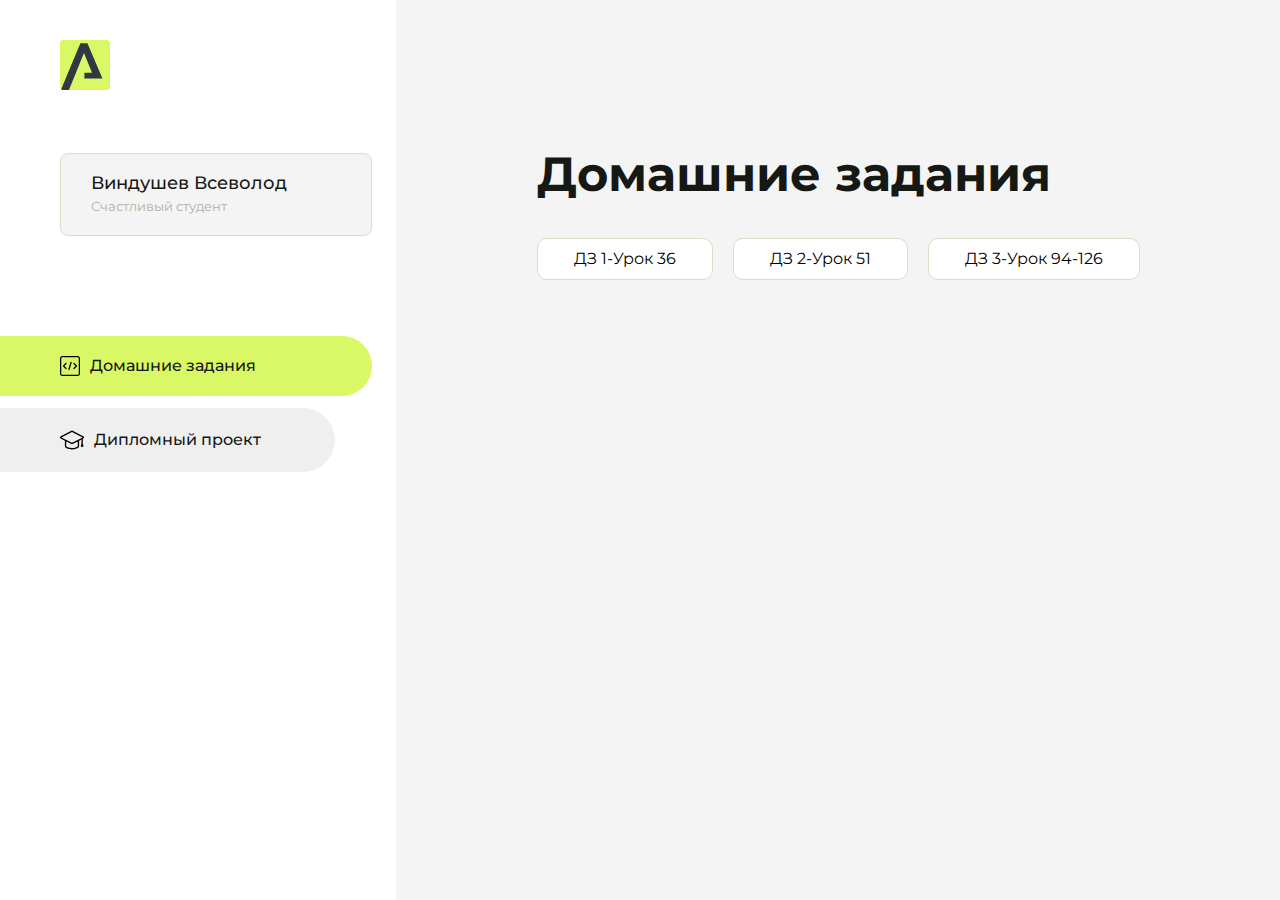
<file: index.html>
<!DOCTYPE html>
<html lang="en">
<head>
    <meta charset="UTF-8">
    <meta name="viewport" content="width=device-width, initial-scale=1.0">
    <title>Домашняя работа</title>
    <link rel="shortcut icon" href="src/logo.ico" type="image/x-icon">
    <link rel="preconnect" href="https://fonts.googleapis.com">
    <link rel="preconnect" href="https://fonts.gstatic.com" crossorigin>
    <link href="https://fonts.googleapis.com/css2?family=Montserrat:wght@400;500;700&family=Rubik:wght@500&display=swap"
          rel="stylesheet">
    <link rel="stylesheet" href="src/style.css">
</head>
<body id="body">
<div class="overlay" id="overlay"></div>
<div class="layout">
    <div class="burger" id="burger">
        <svg viewBox="0 0 24 24" fill="none" xmlns="http://www.w3.org/2000/svg">
            <g id="SVGRepo_bgCarrier" stroke-width="0"></g>
            <g id="SVGRepo_tracerCarrier" stroke-linecap="round" stroke-linejoin="round"></g>
            <g id="SVGRepo_iconCarrier">
                <path d="M4 18L20 18" stroke="#DAF765" stroke-width="2" stroke-linecap="round"></path>
                <path d="M4 12L20 12" stroke="#DAF765" stroke-width="2" stroke-linecap="round"></path>
                <path d="M4 6L20 6" stroke="#DAF765" stroke-width="2" stroke-linecap="round"></path>
            </g>
        </svg>
    </div>
    <aside class="sidebar" id="sidebar">
        <div class="sidebar__inner">
            <div class="logo">
                <svg width="50" height="50" viewBox="0 0 50 50" fill="none" xmlns="http://www.w3.org/2000/svg">
                    <g clip-path="url(#clip0_513_74730)">
                        <path d="M46.17 -0.257004H3.83C1.57281 -0.257004 -0.257 1.57281 -0.257 3.83V46.17C-0.257 48.4272 1.57281 50.257 3.83 50.257H46.17C48.4272 50.257 50.257 48.4272 50.257 46.17V3.83C50.257 1.57281 48.4272 -0.257004 46.17 -0.257004Z"
                              fill="#DAF765"/>
                        <path d="M24.375 38.4H42.461L27.441 3.1585H20.4355C20.4355 3.1585 6.7895 35.881 1.1945 49.294C2.015 50.0275 3.0945 50.257 3.6945 50.257H8.8445L23.954 13.07L32.0465 32.8285H24.375V38.4Z"
                              fill="#323843"/>
                    </g>
                    <defs>
                        <clipPath id="clip0_513_74730">
                            <rect width="50" height="50" fill="white"/>
                        </clipPath>
                    </defs>
                </svg>
            </div>
            <div class="sidebar__user">
                <div class="sidebar__name">Виндушев Всеволод</div>
                <div class="sidebar__text">Счастливый студент</div>
            </div>
            <div class="sidebar__tabs">
                <div class="sidebar__item">
                    <button class="sidebar__button active" id="tasks">
                        <svg xmlns="http://www.w3.org/2000/svg" width="20" height="20" viewBox="0 0 20 20" fill="none">
                            <g clip-path="url(#clip0_704_74543)">
                                <path d="M17.7083 20H2.29167C1.0275 20 0 18.9725 0 17.7083V2.29167C0 1.0275 1.0275 0 2.29167 0H17.7083C18.9725 0 20 1.0275 20 2.29167V17.7083C20 18.9725 18.9725 20 17.7083 20ZM2.29167 1.25C1.7175 1.25 1.25 1.7175 1.25 2.29167V17.7083C1.25 18.2825 1.7175 18.75 2.29167 18.75H17.7083C18.2825 18.75 18.75 18.2825 18.75 17.7083V2.29167C18.75 1.7175 18.2825 1.25 17.7083 1.25H2.29167Z"
                                      fill="black"/>
                                <path d="M6.04167 13.125C5.88167 13.125 5.72167 13.0642 5.6 12.9417L3.1 10.4417C2.85583 10.1975 2.85583 9.80167 3.1 9.5575L5.6 7.0575C5.84417 6.81333 6.24 6.81333 6.48417 7.0575C6.72833 7.30167 6.72833 7.6975 6.48417 7.94167L4.42583 10L6.48417 12.0583C6.72833 12.3025 6.72833 12.6983 6.48417 12.9425C6.36167 13.0642 6.20167 13.125 6.04167 13.125Z"
                                      fill="black"/>
                                <path d="M8.95833 14.1667C8.9 14.1667 8.84 14.1583 8.78167 14.1417C8.45083 14.0442 8.26083 13.6967 8.35833 13.3658L10.4417 6.28251C10.5392 5.95084 10.8892 5.76417 11.2175 5.85917C11.5483 5.95667 11.7383 6.30417 11.6408 6.63501L9.5575 13.7183C9.47833 13.9908 9.22833 14.1667 8.95833 14.1667Z"
                                      fill="black"/>
                                <path d="M13.9583 13.125C13.7983 13.125 13.6383 13.0642 13.5167 12.9417C13.2725 12.6975 13.2725 12.3017 13.5167 12.0575L15.575 9.99916L13.5167 7.94083C13.2725 7.69666 13.2725 7.30083 13.5167 7.05666C13.7608 6.81249 14.1567 6.81249 14.4008 7.05666L16.9008 9.55666C17.145 9.80083 17.145 10.1967 16.9008 10.4408L14.4008 12.9408C14.2783 13.0642 14.1183 13.125 13.9583 13.125Z"
                                      fill="black"/>
                            </g>
                            <defs>
                                <clipPath id="clip0_704_74543">
                                    <rect width="20" height="20" fill="white"/>
                                </clipPath>
                            </defs>
                        </svg>
                        <span>Домашние задания</span></button>
                </div>
                <div class="sidebar__item">
                    <button class="sidebar__button" id="diplom">
                        <svg xmlns="http://www.w3.org/2000/svg" width="24" height="24" viewBox="0 0 24 24" fill="none">
                            <g clip-path="url(#clip0_704_74553)">
                                <path d="M23.2628 10.5971C23.7176 10.365 24 9.90375 24 9.39337C24 8.883 23.7176 8.42175 23.2628 8.18962L12.6135 2.75362C12.2291 2.55824 11.7705 2.55787 11.3854 2.75399L0.736875 8.19C0.282375 8.42175 0 8.883 0 9.39337C0 9.90375 0.282375 10.365 0.736875 10.5971L4.89038 12.7177V18.2074C4.89038 19.8154 8.412 21.393 12 21.393C15.5884 21.393 19.1096 19.815 19.1096 18.2074V12.7174L21.4609 11.517V15.8017L20.901 17.2305C20.7409 17.6389 20.7934 18.0994 21.0405 18.4616C21.2876 18.8246 21.6979 19.041 22.1366 19.041C22.5754 19.041 22.9852 18.8246 23.2324 18.462C23.4795 18.099 23.532 17.6385 23.3719 17.2301L22.8124 15.8021V10.827L23.2628 10.5971ZM17.7623 18.1721C17.6198 18.6375 15.3491 20.0419 12 20.0419C8.65088 20.0419 6.38025 18.6375 6.2415 18.2074V12.3037L6.23887 12.3019C6.23812 12.057 6.1065 11.8207 5.87325 11.7019L1.3515 9.39337L12 3.95737L22.6489 9.39337L12 14.8294L5.87325 11.7019C5.54063 11.5331 4.6695 11.6674 4.5 12C4.33012 12.3322 4.55813 12.5479 4.89038 12.7177L11.3857 16.0331C11.5781 16.1314 11.7889 16.1805 12 16.1805C12.2107 16.1805 12.4222 16.1314 12.6146 16.0331L17.7593 13.407L17.7623 18.1721Z"
                                      fill="black"/>
                            </g>
                            <defs>
                                <clipPath id="clip0_704_74553">
                                    <rect width="24" height="24" fill="white"/>
                                </clipPath>
                            </defs>
                        </svg>
                        <span>Дипломный проект</span></button>
                </div>
            </div>
        </div>

    </aside>
    <div class="content">
        <div class="container">
            <div class="content__block" id="tasksBlock">
                <div class="content__title">Домашние задания</div>
                <ul class="content__list">
                    <li class="content__list-item">
                        <a href="./homework/work3-36/index.html">ДЗ 1-Урок 36</a>
                    </li>
                    <li class="content__list-item">
                        <a href="./work5-51/index.html">ДЗ 2-Урок 51</a>
                    </li>
                    <li class="content__list-item">
                        <a href="./work 94-126/index.html">ДЗ 3-Урок 94-126</a>
                    </li>
                </ul>
            </div>
            <div class="content__block hidden" id="diplomBlock">
                <div class="content__title">Дипломный проект</div>
                <div class="content__list-diplom">
                    <a href="ПАПКА-С-НОМЕРОМ-УРОКА">Ссылка на ДЗ</a>
                </div>
                <div class="content__decor">
                    <div class="content__decor-text">Давай проверим, чему ты научился!</div>
                    <div class="content__decor-img">
                        <img src="src/decor.png" alt="decor">
                    </div>
                </div>
            </div>
        </div>
    </div>
</div>
<script src="src/index.js"></script>
</body>
</html>
</file>
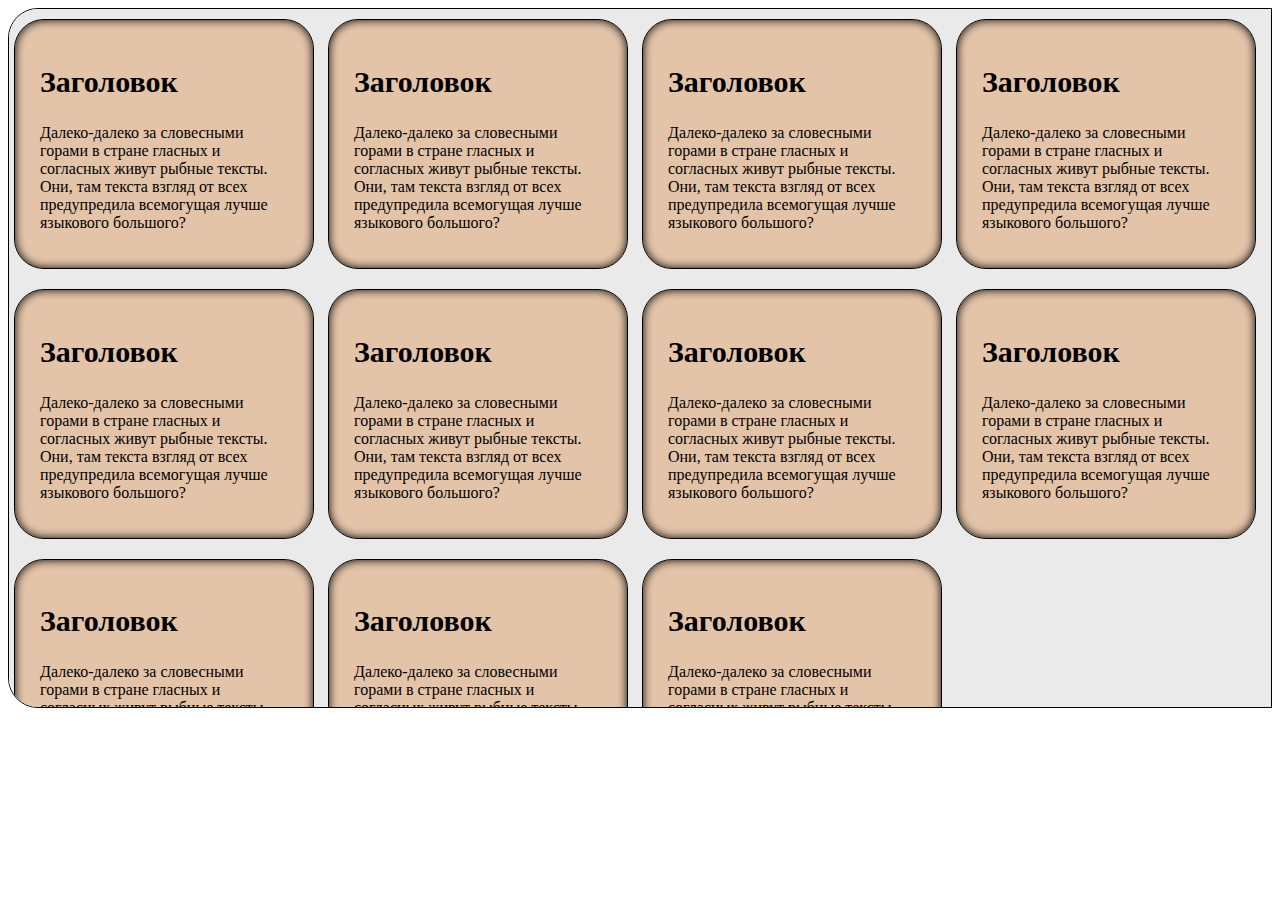
<file: homework/work3-36/index.html>
<!DOCTYPE html>
<html lang="ru">

<head>
    <meta charset="UTF-8">
    <meta name="viewport" content="width=device-width, initial-scale=1.0">
    <title>HTML lesson 20</title>
    <link rel="shortcut icon" href="./image/html-logo.svg" type="image/x-icon">
    <link rel="stylesheet" href="./css/style.css">
</head>

<body>
    <div class="block">
        <div class="card">
            <h2>Заголовок</h2>
            <p>
                Далеко-далеко за словесными горами в стране гласных и согласных живут рыбные тексты. Они, там текста
                взгляд от всех предупредила всемогущая лучше языкового большого?
            </p>
        </div>
        <div class="card">
            <h2>Заголовок</h2>
            <p>
                Далеко-далеко за словесными горами в стране гласных и согласных живут рыбные тексты. Они, там текста
                взгляд от всех предупредила всемогущая лучше языкового большого?
            </p>
        </div>
        <div class="card">
            <h2>Заголовок</h2>
            <p>
                Далеко-далеко за словесными горами в стране гласных и согласных живут рыбные тексты. Они, там текста
                взгляд от всех предупредила всемогущая лучше языкового большого?
            </p>
        </div>
        <div class="card">
            <h2>Заголовок</h2>
            <p>
                Далеко-далеко за словесными горами в стране гласных и согласных живут рыбные тексты. Они, там текста
                взгляд от всех предупредила всемогущая лучше языкового большого?
            </p>
        </div>
        <div class="card">
            <h2>Заголовок</h2>
            <p>
                Далеко-далеко за словесными горами в стране гласных и согласных живут рыбные тексты. Они, там текста
                взгляд от всех предупредила всемогущая лучше языкового большого?
            </p>
        </div>
        <div class="card">
            <h2>Заголовок</h2>
            <p>
                Далеко-далеко за словесными горами в стране гласных и согласных живут рыбные тексты. Они, там текста
                взгляд от всех предупредила всемогущая лучше языкового большого?
            </p>
        </div>
        <div class="card">
            <h2>Заголовок</h2>
            <p>
                Далеко-далеко за словесными горами в стране гласных и согласных живут рыбные тексты. Они, там текста
                взгляд от всех предупредила всемогущая лучше языкового большого?
            </p>
        </div>
        <div class="card">
            <h2>Заголовок</h2>
            <p>
                Далеко-далеко за словесными горами в стране гласных и согласных живут рыбные тексты. Они, там текста
                взгляд от всех предупредила всемогущая лучше языкового большого?
            </p>
        </div>
        <div class="card">
            <h2>Заголовок</h2>
            <p>
                Далеко-далеко за словесными горами в стране гласных и согласных живут рыбные тексты. Они, там текста
                взгляд от всех предупредила всемогущая лучше языкового большого?
            </p>
        </div>
        <div class="card">
            <h2>Заголовок</h2>
            <p>
                Далеко-далеко за словесными горами в стране гласных и согласных живут рыбные тексты. Они, там текста
                взгляд от всех предупредила всемогущая лучше языкового большого?
            </p>
        </div>
        <div class="card">
            <h2>Заголовок</h2>
            <p>
                Далеко-далеко за словесными горами в стране гласных и согласных живут рыбные тексты. Они, там текста
                взгляд от всех предупредила всемогущая лучше языкового большого?
            </p>
        </div>
    </div>
</body>

</html>
</file>
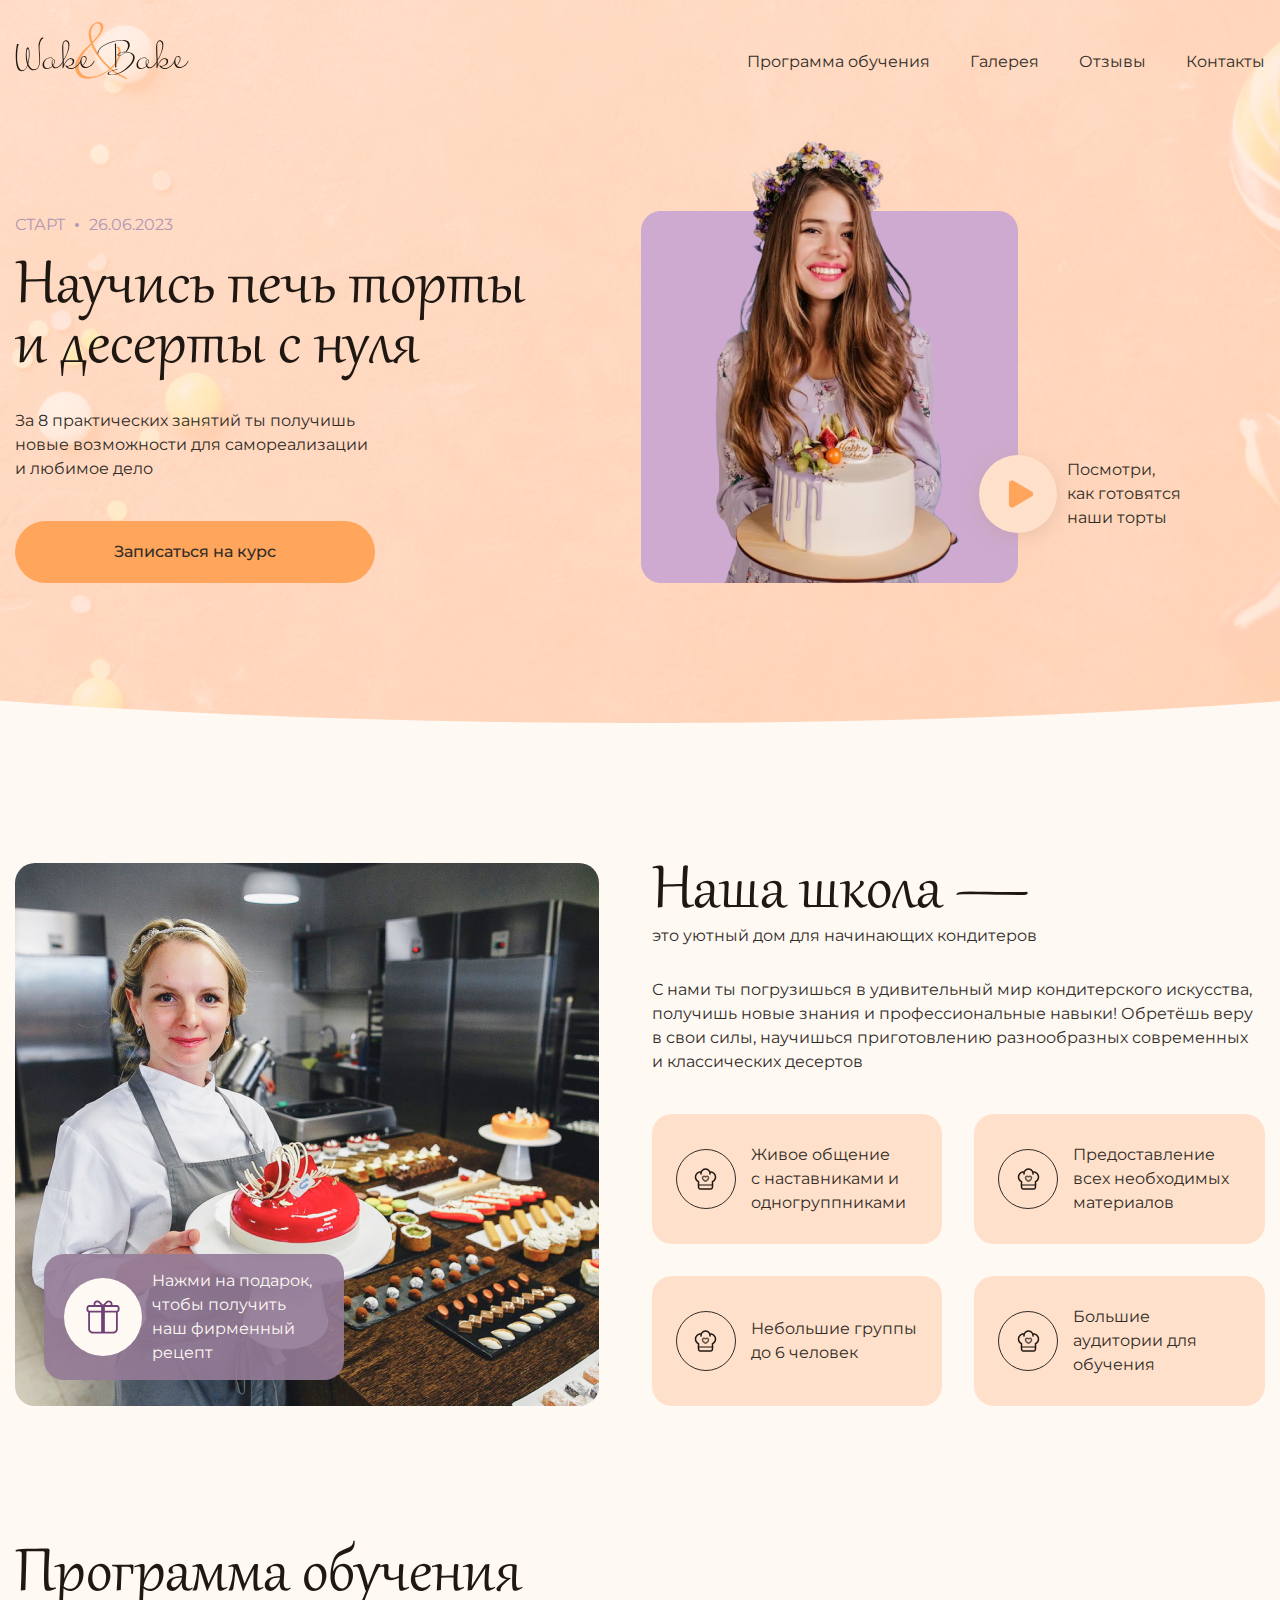
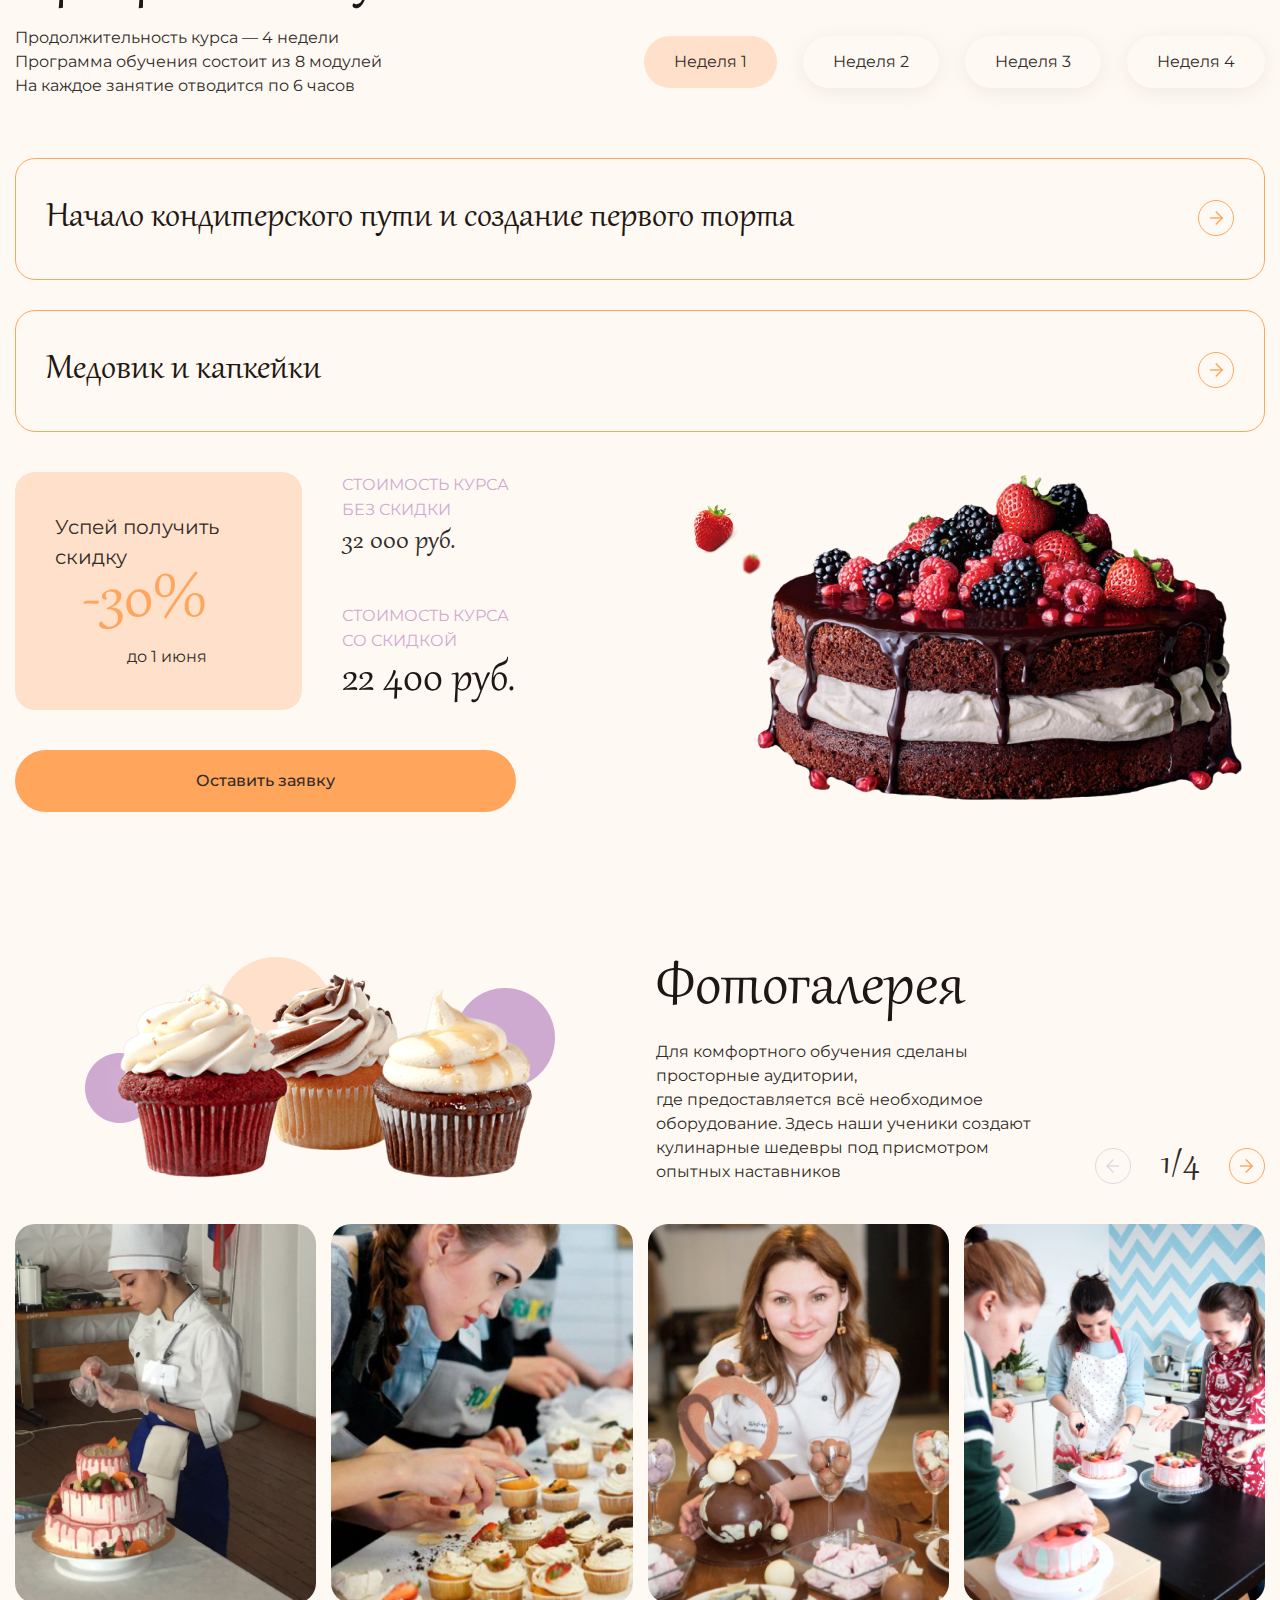
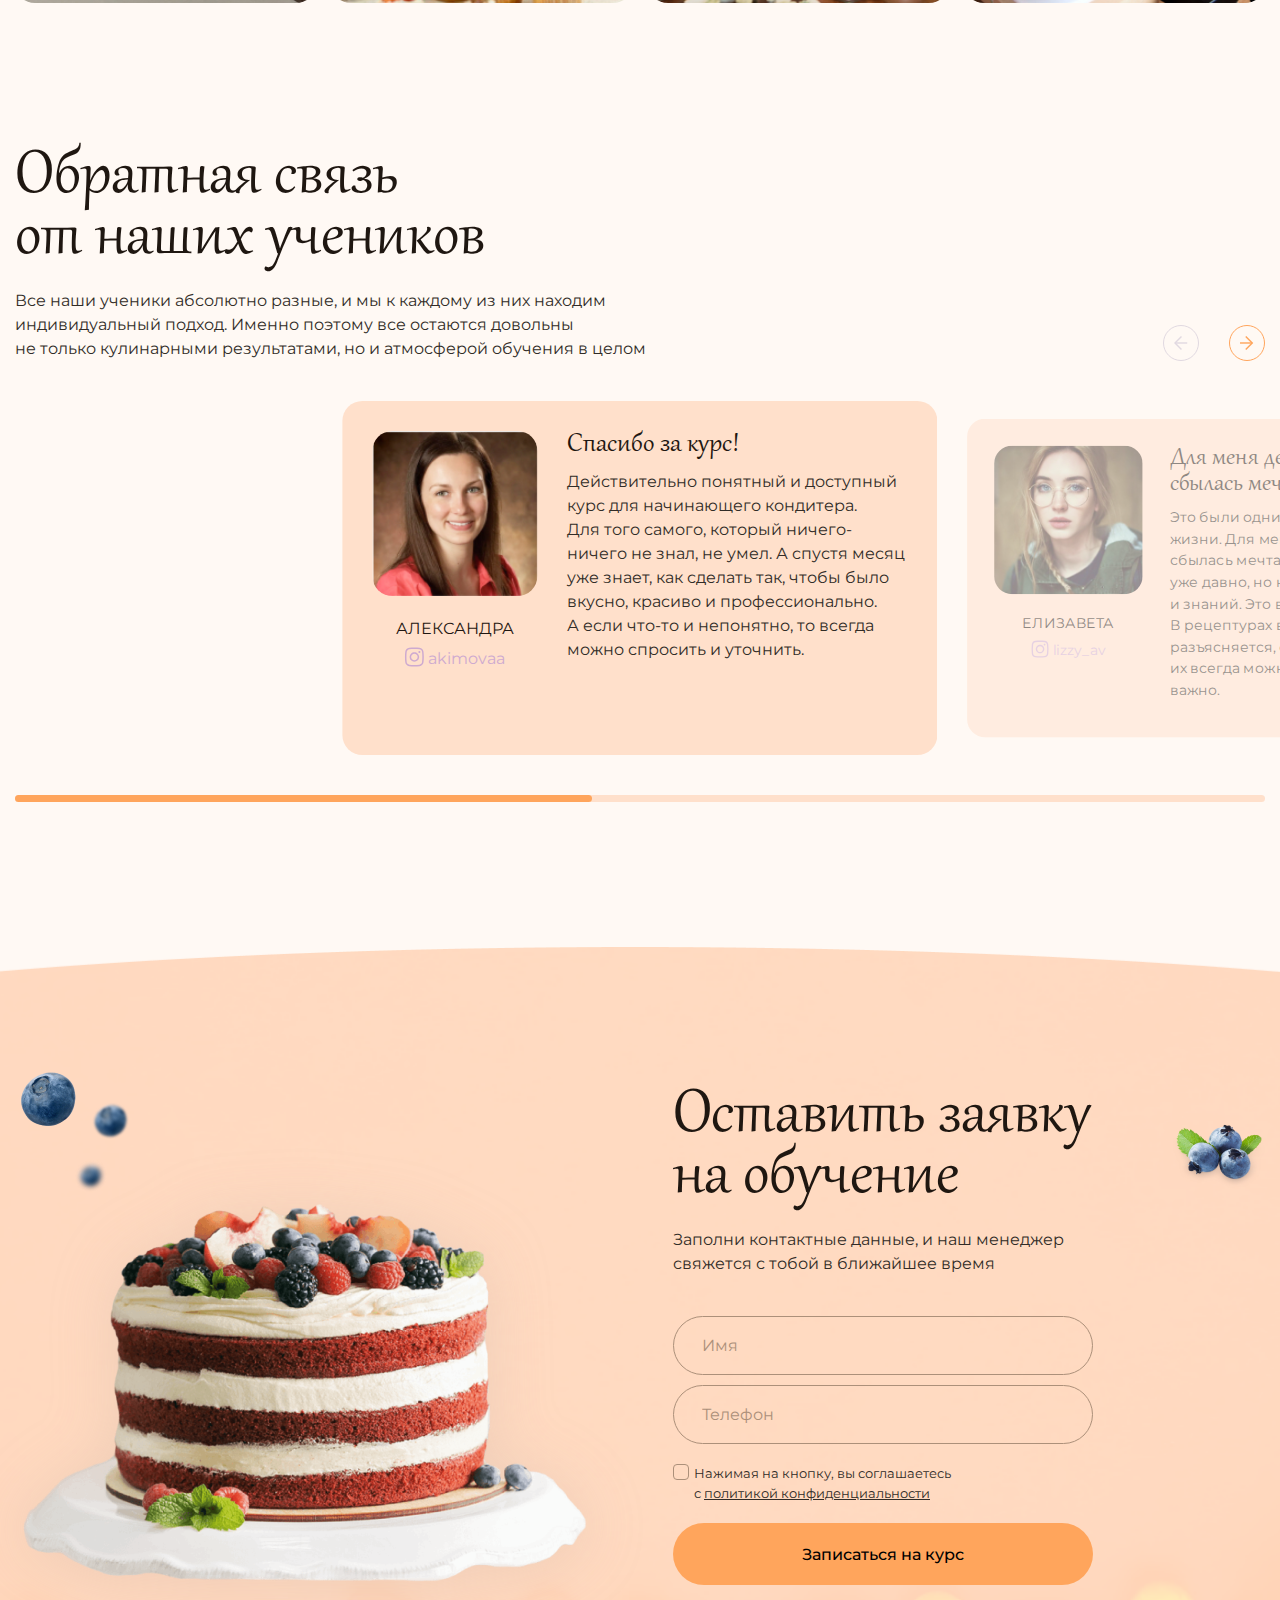
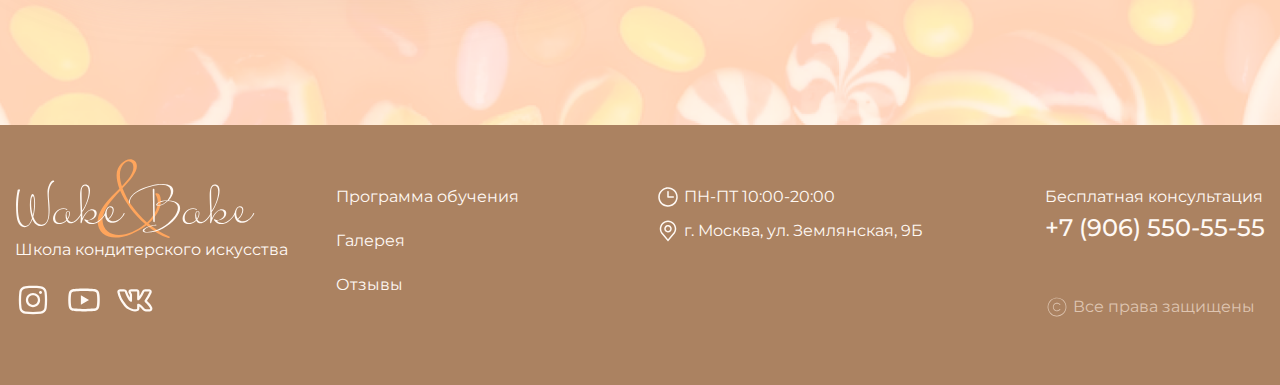
<file: work 94-126/wake-bake/index.html>
<!DOCTYPE html>
<html lang="ru">

<head>
    <meta charset="UTF-8">
    <meta http-equiv="X-UA-Compatible" content="IE=edge">
    <meta name="viewport" content="width=device-width, initial-scale=1.0">
    <title>Wake & Bake</title>
    <link href="css/swiper-bundle.min.css" rel="stylesheet">
    <link href="css/style.css" rel="stylesheet">
</head>

<body class="body">
    <div class="wrapper">
        <header class="header">
            <div class="header__top">
                <div class="container">
                    <div class="header__top-inner">
                        <a class="header__logo" href="/">
                            <img src="img/icons/logos/logo-dark.svg" alt="Логотип компании Wake & Bake">
                        </a>
                        <nav class="nav">
                            <ul class="nav__list">
                                <li class="nav__item">
                                    <a class="nav__link" href="#program">
                                        Программа обучения
                                    </a>
                                </li>
                                <li class="nav__item">
                                    <a class="nav__link" href="#gallery">
                                        Галерея
                                    </a>
                                </li>
                                <li class="nav__item">
                                    <a class="nav__link" href="#testimonials">
                                        Отзывы
                                    </a>
                                </li>
                                <li class="nav__item">
                                    <a class="nav__link" href="#contact">
                                        Контакты
                                    </a>
                                </li>
                            </ul>
                        </nav>
                        <a class="burger-icon" href="#">
                            <span></span>
                        </a>
                    </div>
                </div>
            </div>
            <section class="header__hero hero">
                <div class="container">
                    <div class="hero__inner">
                        <div class="hero__content">
                            <div class="hero__info">
                                <span>Старт</span>
                                <span>26.06.2023</span>
                            </div>
                            <h1 class="hero__title title">
                                Научись печь торты и десерты с нуля
                            </h1>
                            <p class="hero__text">
                                За 8 практических занятий ты получишь новые возможности для самореализации и любимое
                                дело
                            </p>
                            <div class="hero__img-conrol hero__img-conrol--mobile">
                                <a class="hero__img-button" data-fslightbox href="video/cake.mp4">
                                    <img src="img/icons/play.svg" alt="">
                                </a>
                                Посмотри, как готовятся наши торты
                            </div>
                            <a class="hero__button button" href="#contact">
                                Записаться на курс
                            </a>
                        </div>
                        <div class="hero__img">
                            <img src="img/content/girl.png" alt="Девушка с тортом в руках">
                            <div class="hero__img-conrol">
                                <a class="hero__img-button" data-fslightbox="video" href="video/cake.mp4">
                                    <img src="img/icons/play.svg" alt="">
                                </a>
                                Посмотри, как готовятся наши торты
                            </div>
                        </div>
                    </div>
                </div>
            </section>
        </header>
        <main class="main">

            <section class="main__about about">
                <div class="container">
                    <div class="about__inner">
                        <div class="about__img">
                            <img src="img/content/girl-2.jpg" alt="Девушка с тортом в руках">
                            <div class="about__img-conrol">
                                <a class="about__img-button" href="#">
                                    <img src="img/icons/gift.svg" alt="">
                                </a>
                                Нажми на подарок, чтобы получить наш фирменный рецепт
                            </div>
                        </div>
                        <div class="about__body">
                            <div class="about__heading">
                                <h2 class="about__title title">
                                    Наша школа —
                                </h2>
                                <p class="about__title-text">
                                    это уютный дом для начинающих кондитеров
                                </p>
                            </div>
                            <p class="about__text">
                                С нами ты погрузишься в удивительный мир кондитерского искусства, получишь новые знания
                                и профессиональные навыки! Обретёшь веру в свои силы, научишься приготовлению
                                разнообразных современных и классических десертов
                            </p>
                        </div>
                        <ul class="about__grid">
                            <li class="about__grid-item">
                                <div class="about__grid-img">
                                    <img src="img/icons/hat-2.svg" alt="">
                                </div>
                                <p class="about__grid-text">
                                    Живое общение с наставниками и одногруппниками
                                </p>
                            </li>
                            <li class="about__grid-item">
                                <div class="about__grid-img">
                                    <img src="img/icons/hat-2.svg" alt="">
                                </div>
                                <p class="about__grid-text">
                                    Предоставление всех необходимых материалов
                                </p>
                            </li>
                            <li class="about__grid-item">
                                <div class="about__grid-img">
                                    <img src="img/icons/hat-2.svg" alt="">
                                </div>
                                <p class="about__grid-text">
                                    Небольшие группы до 6 человек
                                </p>
                            </li>
                            <li class="about__grid-item">
                                <div class="about__grid-img">
                                    <img src="img/icons/hat-2.svg" alt="">
                                </div>
                                <p class="about__grid-text">
                                    Большие аудитории для обучения
                                </p>
                            </li>
                        </ul>
                    </div>
                </div>
            </section>

            <section class="main__program program" id="program">
                <div class="container">
                    <h2 class="program__title title">
                        Программа обучения
                    </h2>
                    <div class="program__top">
                        <p class="program__text">
                            Продолжительность курса — 4 недели
                            <br>
                            Программа обучения состоит из 8 модулей
                            <br>
                            На каждое занятие отводится по 6 часов
                        </p>
                        <ul class="tab-conrols">
                            <li class="tab-conrols__item">
                                <a class="tab-conrols__link tab-conrols__link--active" href="#tab1">
                                    Неделя 1
                                </a>
                            </li>
                            <li class="tab-conrols__item">
                                <a class="tab-conrols__link" href="#tab2">
                                    Неделя 2
                                </a>
                            </li>
                            <li class="tab-conrols__item">
                                <a class="tab-conrols__link" href="#tab3">
                                    Неделя 3
                                </a>
                            </li>
                            <li class="tab-conrols__item">
                                <a class="tab-conrols__link" href="#tab4">
                                    Неделя 4
                                </a>
                            </li>
                        </ul>
                    </div>
                    <div class="program__tab-content tab-content tab-content--show" id="tab1">
                        <ul class="accordion-list">
                            <li class="accordion-list__item">
                                <a class="accordion-list__control" href="#">
                                    <h3 class="accordion-list__control-title">
                                        Начало кондитерского пути и создание первого торта
                                    </h3>
                                    <div class="accordion-list__control-icon">
                                        <svg width="14" height="14" viewBox="0 0 14 14" fill="none"
                                            xmlns="http://www.w3.org/2000/svg">
                                            <path
                                                d="M5.25653 12.96L11.2325 6.984L5.25654 1.008L6.26454 -3.0528e-07L13.2485 6.984L6.26454 13.968L5.25653 12.96Z"
                                                fill="#FFA55C" />
                                            <path
                                                d="M12.2402 6.26465L12.2402 7.70465L0.000234839 7.70465L0.000234902 6.26465L12.2402 6.26465Z"
                                                fill="#FFA55C" />
                                        </svg>
                                    </div>
                                </a>
                                <div class="accordion-list__content">
                                    <div class="accordion-content">
                                        <div class="accordion-content__col">
                                            <h6 class="accordion-content__title">
                                                Теория:
                                            </h6>
                                            <ul class="accordion-content__list">
                                                <li class="accordion-content__item">
                                                    <div class="accordion-content__icon">
                                                        <img src="img/icons/hat-1.svg" alt="">
                                                    </div>
                                                    Организация рабочего места
                                                </li>
                                                <li class="accordion-content__item">
                                                    <div class="accordion-content__icon">
                                                        <img src="img/icons/hat-1.svg" alt="">
                                                    </div>
                                                    Подготовка необходимого инвентаря
                                                </li>
                                                <li class="accordion-content__item">
                                                    <div class="accordion-content__icon">
                                                        <img src="img/icons/hat-1.svg" alt="">
                                                    </div>
                                                    Выбор необходимых продуктов
                                                </li>
                                                <li class="accordion-content__item">
                                                    <div class="accordion-content__icon">
                                                        <img src="img/icons/hat-1.svg" alt="">
                                                    </div>
                                                    Советы по закупке необходимых продуктов и инвентаря
                                                </li>
                                                <li class="accordion-content__item">
                                                    <div class="accordion-content__icon">
                                                        <img src="img/icons/hat-1.svg" alt="">
                                                    </div>
                                                    Обзор хранения и заготовки сырья
                                                </li>
                                            </ul>
                                        </div>
                                        <div class="accordion-content__col">
                                            <h6 class="accordion-content__title">
                                                Практика:
                                            </h6>
                                            <p class="accordion-content__text">
                                                Испечёшь морковный торт с солёной карамелью
                                            </p>
                                        </div>
                                    </div>
                                </div>
                            </li>
                            <li class="accordion-list__item">
                                <a class="accordion-list__control" href="#">
                                    <h3 class="accordion-list__control-title">
                                        Медовик и капкейки
                                    </h3>
                                    <div class="accordion-list__control-icon">
                                        <svg width="14" height="14" viewBox="0 0 14 14" fill="none"
                                            xmlns="http://www.w3.org/2000/svg">
                                            <path
                                                d="M5.25653 12.96L11.2325 6.984L5.25654 1.008L6.26454 -3.0528e-07L13.2485 6.984L6.26454 13.968L5.25653 12.96Z"
                                                fill="#FFA55C" />
                                            <path
                                                d="M12.2402 6.26465L12.2402 7.70465L0.000234839 7.70465L0.000234902 6.26465L12.2402 6.26465Z"
                                                fill="#FFA55C" />
                                        </svg>
                                    </div>
                                </a>
                                <div class="accordion-list__content">
                                    <div class="accordion-content">
                                        <div class="accordion-content__col">
                                            <h6 class="accordion-content__title">
                                                Теория:
                                            </h6>
                                            <ul class="accordion-content__list">
                                                <li class="accordion-content__item">
                                                    <div class="accordion-content__icon">
                                                        <img src="img/icons/hat-1.svg" alt="">
                                                    </div>
                                                    Приготовление и украшение капкейков
                                                </li>
                                                <li class="accordion-content__item">
                                                    <div class="accordion-content__icon">
                                                        <img src="img/icons/hat-1.svg" alt="">
                                                    </div>
                                                    Изготовление крема и конфи
                                                </li>
                                                <li class="accordion-content__item">
                                                    <div class="accordion-content__icon">
                                                        <img src="img/icons/hat-1.svg" alt="">
                                                    </div>
                                                    Приготовление медовых коржей для торта
                                                </li>
                                                <li class="accordion-content__item">
                                                    <div class="accordion-content__icon">
                                                        <img src="img/icons/hat-1.svg" alt="">
                                                    </div>
                                                    Пропитка коржей и сборка торта
                                                </li>
                                            </ul>
                                        </div>
                                        <div class="accordion-content__col">
                                            <h6 class="accordion-content__title">
                                                Практика:
                                            </h6>
                                            <p class="accordion-content__text">
                                                Испечёшь капкейки, приготовишь крем и конфи, а также сделаешь своё
                                                первое пирожное — медовик
                                            </p>
                                        </div>
                                    </div>
                                </div>
                            </li>
                        </ul>
                    </div>
                    <div class="program__tab-content tab-content" id="tab2">
                        <ul class="accordion-list">
                            <li class="accordion-list__item">
                                <a class="accordion-list__control" href="#">
                                    <h3 class="accordion-list__control-title">
                                        Песочное тесто и чизкейк
                                    </h3>
                                    <div class="accordion-list__control-icon">
                                        <svg width="14" height="14" viewBox="0 0 14 14" fill="none"
                                            xmlns="http://www.w3.org/2000/svg">
                                            <path
                                                d="M5.25653 12.96L11.2325 6.984L5.25654 1.008L6.26454 -3.0528e-07L13.2485 6.984L6.26454 13.968L5.25653 12.96Z"
                                                fill="#FFA55C" />
                                            <path
                                                d="M12.2402 6.26465L12.2402 7.70465L0.000234839 7.70465L0.000234902 6.26465L12.2402 6.26465Z"
                                                fill="#FFA55C" />
                                        </svg>
                                    </div>
                                </a>
                                <div class="accordion-list__content">
                                    <div class="accordion-content">
                                        <div class="accordion-content__col">
                                            <h6 class="accordion-content__title">
                                                Теория:
                                            </h6>
                                            <ul class="accordion-content__list">
                                                <li class="accordion-content__item">
                                                    <div class="accordion-content__icon">
                                                        <img src="img/icons/hat-1.svg" alt="">
                                                    </div>
                                                    Приготовление песочного теста
                                                </li>
                                                <li class="accordion-content__item">
                                                    <div class="accordion-content__icon">
                                                        <img src="img/icons/hat-1.svg" alt="">
                                                    </div>
                                                    Тонкости в приготовлении меренги
                                                </li>
                                                <li class="accordion-content__item">
                                                    <div class="accordion-content__icon">
                                                        <img src="img/icons/hat-1.svg" alt="">
                                                    </div>
                                                    Изготовление заварного крема
                                                </li>
                                                <li class="accordion-content__item">
                                                    <div class="accordion-content__icon">
                                                        <img src="img/icons/hat-1.svg" alt="">
                                                    </div>
                                                    Выпечка тарталеток
                                                </li>
                                                <li class="accordion-content__item">
                                                    <div class="accordion-content__icon">
                                                        <img src="img/icons/hat-1.svg" alt="">
                                                    </div>
                                                    Приготовление нежного чизкейка
                                                </li>
                                            </ul>
                                        </div>
                                        <div class="accordion-content__col">
                                            <h6 class="accordion-content__title">
                                                Практика:
                                            </h6>
                                            <p class="accordion-content__text">
                                                Приготовишь меренги, сделаешь заварной крем для тарталеток и испечёшь
                                                свой первый чизкейк
                                            </p>
                                        </div>
                                    </div>
                                </div>
                            </li>
                            <li class="accordion-list__item">
                                <a class="accordion-list__control" href="#">
                                    <h3 class="accordion-list__control-title">
                                        Бисквиты
                                    </h3>
                                    <div class="accordion-list__control-icon">
                                        <svg width="14" height="14" viewBox="0 0 14 14" fill="none"
                                            xmlns="http://www.w3.org/2000/svg">
                                            <path
                                                d="M5.25653 12.96L11.2325 6.984L5.25654 1.008L6.26454 -3.0528e-07L13.2485 6.984L6.26454 13.968L5.25653 12.96Z"
                                                fill="#FFA55C" />
                                            <path
                                                d="M12.2402 6.26465L12.2402 7.70465L0.000234839 7.70465L0.000234902 6.26465L12.2402 6.26465Z"
                                                fill="#FFA55C" />
                                        </svg>
                                    </div>
                                </a>
                                <div class="accordion-list__content">
                                    <div class="accordion-content">
                                        <div class="accordion-content__col">
                                            <h6 class="accordion-content__title">
                                                Теория:
                                            </h6>
                                            <ul class="accordion-content__list">
                                                <li class="accordion-content__item">
                                                    <div class="accordion-content__icon">
                                                        <img src="img/icons/hat-1.svg" alt="">
                                                    </div>
                                                    Тонкости выпечки бисквитов
                                                </li>
                                                <li class="accordion-content__item">
                                                    <div class="accordion-content__icon">
                                                        <img src="img/icons/hat-1.svg" alt="">
                                                    </div>
                                                    Приготовление ванильного бисквита
                                                </li>
                                                <li class="accordion-content__item">
                                                    <div class="accordion-content__icon">
                                                        <img src="img/icons/hat-1.svg" alt="">
                                                    </div>
                                                    Приготовление фисташкового бисквита
                                                </li>
                                                <li class="accordion-content__item">
                                                    <div class="accordion-content__icon">
                                                        <img src="img/icons/hat-1.svg" alt="">
                                                    </div>
                                                    Приготовление шоколадного бисквита
                                                </li>
                                            </ul>
                                        </div>
                                        <div class="accordion-content__col">
                                            <h6 class="accordion-content__title">
                                                Практика:
                                            </h6>
                                            <p class="accordion-content__text">
                                                Отработаешь выпечку трёх бисквитов для будущих тортов
                                            </p>
                                        </div>
                                    </div>
                                </div>
                            </li>
                        </ul>
                    </div>
                    <div class="program__tab-content tab-content" id="tab3">
                        <ul class="accordion-list">
                            <li class="accordion-list__item">
                                <a class="accordion-list__control" href="#">
                                    <h3 class="accordion-list__control-title">
                                        Дрожжевое тесто
                                    </h3>
                                    <div class="accordion-list__control-icon">
                                        <svg width="14" height="14" viewBox="0 0 14 14" fill="none"
                                            xmlns="http://www.w3.org/2000/svg">
                                            <path
                                                d="M5.25653 12.96L11.2325 6.984L5.25654 1.008L6.26454 -3.0528e-07L13.2485 6.984L6.26454 13.968L5.25653 12.96Z"
                                                fill="#FFA55C" />
                                            <path
                                                d="M12.2402 6.26465L12.2402 7.70465L0.000234839 7.70465L0.000234902 6.26465L12.2402 6.26465Z"
                                                fill="#FFA55C" />
                                        </svg>
                                    </div>
                                </a>
                                <div class="accordion-list__content">
                                    <div class="accordion-content">
                                        <div class="accordion-content__col">
                                            <h6 class="accordion-content__title">
                                                Теория:
                                            </h6>
                                            <ul class="accordion-content__list">
                                                <li class="accordion-content__item">
                                                    <div class="accordion-content__icon">
                                                        <img src="img/icons/hat-1.svg" alt="">
                                                    </div>
                                                    Технология приготовления дрожжевого теста: тонкости и советы
                                                </li>
                                                <li class="accordion-content__item">
                                                    <div class="accordion-content__icon">
                                                        <img src="img/icons/hat-1.svg" alt="">
                                                    </div>
                                                    Приготовление песочного теста
                                                </li>
                                                <li class="accordion-content__item">
                                                    <div class="accordion-content__icon">
                                                        <img src="img/icons/hat-1.svg" alt="">
                                                    </div>
                                                    Рецептурные нюансы
                                                </li>
                                            </ul>
                                        </div>
                                        <div class="accordion-content__col">
                                            <h6 class="accordion-content__title">
                                                Практика:
                                            </h6>
                                            <p class="accordion-content__text">
                                                Приготовишь заготовку для торта
                                            </p>
                                        </div>
                                    </div>
                                </div>
                            </li>
                            <li class="accordion-list__item">
                                <a class="accordion-list__control" href="#">
                                    <h3 class="accordion-list__control-title">
                                        Работа с кремами
                                    </h3>
                                    <div class="accordion-list__control-icon">
                                        <svg width="14" height="14" viewBox="0 0 14 14" fill="none"
                                            xmlns="http://www.w3.org/2000/svg">
                                            <path
                                                d="M5.25653 12.96L11.2325 6.984L5.25654 1.008L6.26454 -3.0528e-07L13.2485 6.984L6.26454 13.968L5.25653 12.96Z"
                                                fill="#FFA55C" />
                                            <path
                                                d="M12.2402 6.26465L12.2402 7.70465L0.000234839 7.70465L0.000234902 6.26465L12.2402 6.26465Z"
                                                fill="#FFA55C" />
                                        </svg>
                                    </div>
                                </a>
                                <div class="accordion-list__content">
                                    <div class="accordion-content">
                                        <div class="accordion-content__col">
                                            <h6 class="accordion-content__title">
                                                Теория:
                                            </h6>
                                            <ul class="accordion-content__list">
                                                <li class="accordion-content__item">
                                                    <div class="accordion-content__icon">
                                                        <img src="img/icons/hat-1.svg" alt="">
                                                    </div>
                                                    Приготовление кремов: ганаши, кремю
                                                </li>
                                                <li class="accordion-content__item">
                                                    <div class="accordion-content__icon">
                                                        <img src="img/icons/hat-1.svg" alt="">
                                                    </div>
                                                    Создание заварного теста
                                                </li>
                                                <li class="accordion-content__item">
                                                    <div class="accordion-content__icon">
                                                        <img src="img/icons/hat-1.svg" alt="">
                                                    </div>
                                                    Приготовление профитролей и нескольких видов кремов
                                                </li>
                                            </ul>
                                        </div>
                                        <div class="accordion-content__col">
                                            <h6 class="accordion-content__title">
                                                Практика:
                                            </h6>
                                            <p class="accordion-content__text">
                                                Приготовишь профитроли и несколько видов кремов
                                            </p>
                                        </div>
                                    </div>
                                </div>
                            </li>
                        </ul>
                    </div>
                    <div class="program__tab-content tab-content" id="tab4">
                        <ul class="accordion-list">
                            <li class="accordion-list__item">
                                <a class="accordion-list__control" href="#">
                                    <h3 class="accordion-list__control-title">
                                        Mille-feuille, или Наполеон
                                    </h3>
                                    <div class="accordion-list__control-icon">
                                        <svg width="14" height="14" viewBox="0 0 14 14" fill="none"
                                            xmlns="http://www.w3.org/2000/svg">
                                            <path
                                                d="M5.25653 12.96L11.2325 6.984L5.25654 1.008L6.26454 -3.0528e-07L13.2485 6.984L6.26454 13.968L5.25653 12.96Z"
                                                fill="#FFA55C" />
                                            <path
                                                d="M12.2402 6.26465L12.2402 7.70465L0.000234839 7.70465L0.000234902 6.26465L12.2402 6.26465Z"
                                                fill="#FFA55C" />
                                        </svg>
                                    </div>
                                </a>
                                <div class="accordion-list__content">
                                    <div class="accordion-content">
                                        <div class="accordion-content__col">
                                            <h6 class="accordion-content__title">
                                                Теория:
                                            </h6>
                                            <ul class="accordion-content__list">
                                                <li class="accordion-content__item">
                                                    <div class="accordion-content__icon">
                                                        <img src="img/icons/hat-1.svg" alt="">
                                                    </div>
                                                    Приготовление слоёного теста
                                                </li>
                                                <li class="accordion-content__item">
                                                    <div class="accordion-content__icon">
                                                        <img src="img/icons/hat-1.svg" alt="">
                                                    </div>
                                                    Рецептура и создание крема дипломат
                                                </li>
                                                <li class="accordion-content__item">
                                                    <div class="accordion-content__icon">
                                                        <img src="img/icons/hat-1.svg" alt="">
                                                    </div>
                                                    Приготовление французского морковного десерта
                                                </li>
                                            </ul>
                                        </div>
                                        <div class="accordion-content__col">
                                            <h6 class="accordion-content__title">
                                                Практика:
                                            </h6>
                                            <p class="accordion-content__text">
                                                Испечёте торт «Наполеон» и приготовите необычный морковный десерт
                                            </p>
                                        </div>
                                    </div>
                                </div>
                            </li>
                            <li class="accordion-list__item">
                                <a class="accordion-list__control" href="#">
                                    <h3 class="accordion-list__control-title">
                                        Завершение курса
                                    </h3>
                                    <div class="accordion-list__control-icon">
                                        <svg width="14" height="14" viewBox="0 0 14 14" fill="none"
                                            xmlns="http://www.w3.org/2000/svg">
                                            <path
                                                d="M5.25653 12.96L11.2325 6.984L5.25654 1.008L6.26454 -3.0528e-07L13.2485 6.984L6.26454 13.968L5.25653 12.96Z"
                                                fill="#FFA55C" />
                                            <path
                                                d="M12.2402 6.26465L12.2402 7.70465L0.000234839 7.70465L0.000234902 6.26465L12.2402 6.26465Z"
                                                fill="#FFA55C" />
                                        </svg>
                                    </div>
                                </a>
                                <div class="accordion-list__content">
                                    <div class="accordion-content">
                                        <div class="accordion-content__col">
                                            <h6 class="accordion-content__title">
                                                Теория:
                                            </h6>
                                            <ul class="accordion-content__list">
                                                <li class="accordion-content__item">
                                                    <div class="accordion-content__icon">
                                                        <img src="img/icons/hat-1.svg" alt="">
                                                    </div>
                                                    Работа кондитера на заказ
                                                </li>
                                                <li class="accordion-content__item">
                                                    <div class="accordion-content__icon">
                                                        <img src="img/icons/hat-1.svg" alt="">
                                                    </div>
                                                    Применение знаний о технологии выпечки к другим рецептам
                                                </li>
                                                <li class="accordion-content__item">
                                                    <div class="accordion-content__icon">
                                                        <img src="img/icons/hat-1.svg" alt="">
                                                    </div>
                                                    Разработка собственных рецептов
                                                </li>
                                            </ul>
                                        </div>
                                        <div class="accordion-content__col">
                                            <h6 class="accordion-content__title">
                                                Практика:
                                            </h6>
                                            <p class="accordion-content__text">
                                                Самостоятельно, без наставника испечёте торт на ваш выбор
                                            </p>
                                        </div>
                                    </div>
                                </div>
                            </li>
                        </ul>
                    </div>
                    <div class="program__bottom">
                        <div class="program__action">
                            <div class="program__discount">
                                Успей получить скидку
                                <div class="program__discount-value">
                                    -30%
                                </div>
                                <span>до 1 июня</span>
                            </div>
                            <div class="program__price">
                                <div class="program__price-text">
                                    Стоимость курса без скидки
                                </div>
                                <div class="program__price-value">
                                    32 000 руб.
                                </div>
                            </div>
                            <div class="program__price">
                                <div class="program__price-text">
                                    Стоимость курса со скидкой
                                </div>
                                <div class="program__price-value program__price-value--big">
                                    22 400 руб.
                                </div>
                            </div>
                            <a class="program__button button" href="#contact">
                                Оставить заявку
                            </a>
                        </div>
                        <div class="program__img">
                            <img src="img/decor/cake.png" alt="">
                        </div>
                    </div>
                </div>
            </section>

            <section class="main__gallery gallery" id="gallery">
                <div class="container">
                    <div class="gallery__inner">
                        <div class="gallery__img">
                            <img src="img/decor/cupcakes.png" alt="">
                        </div>
                        <div class="gallery__content">
                            <div class="gallery__info">
                                <h2 class="gallery__title title">
                                    Фотогалерея
                                </h2>
                                <p class="gallery__text">
                                    Для комфортного обучения сделаны просторные аудитории, где предоставляется
                                    всё необходимое оборудование. Здесь наши ученики создают кулинарные шедевры
                                    под присмотром опытных наставников
                                </p>
                            </div>
                            <div class="gallery__nav">
                                <button class="gallery__prev" type="button">
                                    <svg width="14" height="14" viewBox="0 0 14 14" fill="none"
                                        xmlns="http://www.w3.org/2000/svg">
                                        <path
                                            d="M7.992 1.00777L2.016 6.98377L7.992 12.9598L6.984 13.9678L-3.0528e-07 6.98377L6.984 -0.000227365L7.992 1.00777Z"
                                            fill="#FFA55C" />
                                        <path
                                            d="M1.0083 7.70312L1.0083 6.26313L13.2483 6.26312L13.2483 7.70312L1.0083 7.70312Z"
                                            fill="#FFA55C" />
                                    </svg>
                                </button>
                                <div class="gallery__pagination"></div>
                                <button class="gallery__next" type="button">
                                    <svg width="14" height="14" viewBox="0 0 14 14" fill="none"
                                        xmlns="http://www.w3.org/2000/svg">
                                        <path
                                            d="M5.25653 12.96L11.2325 6.984L5.25654 1.008L6.26454 -3.0528e-07L13.2485 6.984L6.26454 13.968L5.25653 12.96Z"
                                            fill="#FFA55C" />
                                        <path
                                            d="M12.2402 6.26465L12.2402 7.70465L0.000234839 7.70465L0.000234902 6.26465L12.2402 6.26465Z"
                                            fill="#FFA55C" />
                                    </svg>
                                </button>
                            </div>
                        </div>
                    </div>
                    <div class="gallery__slider swiper">
                        <div class="gallery__wrapper swiper-wrapper">
                            <a class="gallery__slide swiper-slide" data-fslightbox="gallery"
                                href="img/content/gallery/1.jpg">
                                <img src="img/content/gallery/1.jpg" alt="">
                            </a>
                            <a class="gallery__slide swiper-slide" data-fslightbox="gallery"
                                href="img/content/gallery/2.jpg">
                                <img src="img/content/gallery/2.jpg" alt="">
                            </a>
                            <a class="gallery__slide swiper-slide" data-fslightbox="gallery"
                                href="img/content/gallery/3.jpg">
                                <img src="img/content/gallery/3.jpg" alt="">
                            </a>
                            <a class="gallery__slide swiper-slide" data-fslightbox="gallery"
                                href="img/content/gallery/4.jpg">
                                <img src="img/content/gallery/4.jpg" alt="">
                            </a>
                            <a class="gallery__slide swiper-slide" data-fslightbox="gallery"
                                href="img/content/gallery/3.jpg">
                                <img src="img/content/gallery/3.jpg" alt="">
                            </a>
                            <a class="gallery__slide swiper-slide" data-fslightbox="gallery"
                                href="img/content/gallery/4.jpg">
                                <img src="img/content/gallery/4.jpg" alt="">
                            </a>
                            <a class="gallery__slide swiper-slide" data-fslightbox="gallery"
                                href="img/content/gallery/3.jpg">
                                <img src="img/content/gallery/3.jpg" alt="">
                            </a>
                        </div>
                    </div>
                </div>
            </section>

            <section class="main__testimonials testimonials" id="testimonials">
                <div class="container">
                    <div class="testimonials__inner">
                        <div class="testimonials__info">
                            <h2 class="testimonials__title title">
                                Обратная связь от наших учеников
                            </h2>
                            <p class="testimonials__text">
                                Все наши ученики абсолютно разные, и мы к каждому из них находим индивидуальный подход.
                                Именно поэтому все остаются довольны не только кулинарными результатами, но и атмосферой
                                обучения в целом
                            </p>
                        </div>
                        <div class="testimonials__nav">
                            <button class="testimonials__prev" type="button">
                                <svg width="14" height="14" viewBox="0 0 14 14" fill="none"
                                    xmlns="http://www.w3.org/2000/svg">
                                    <path
                                        d="M7.992 1.00777L2.016 6.98377L7.992 12.9598L6.984 13.9678L-3.0528e-07 6.98377L6.984 -0.000227365L7.992 1.00777Z"
                                        fill="#FFA55C" />
                                    <path
                                        d="M1.0083 7.70312L1.0083 6.26313L13.2483 6.26312L13.2483 7.70312L1.0083 7.70312Z"
                                        fill="#FFA55C" />
                                </svg>
                            </button>
                            <button class="testimonials__next" type="button">
                                <svg width="14" height="14" viewBox="0 0 14 14" fill="none"
                                    xmlns="http://www.w3.org/2000/svg">
                                    <path
                                        d="M5.25653 12.96L11.2325 6.984L5.25654 1.008L6.26454 -3.0528e-07L13.2485 6.984L6.26454 13.968L5.25653 12.96Z"
                                        fill="#FFA55C" />
                                    <path
                                        d="M12.2402 6.26465L12.2402 7.70465L0.000234839 7.70465L0.000234902 6.26465L12.2402 6.26465Z"
                                        fill="#FFA55C" />
                                </svg>
                            </button>
                        </div>
                    </div>
                    <div class="testimonials__slider swiper">
                        <div class="testimonials__wrapper swiper-wrapper">
                            <div class="testimonials__slide swiper-slide">
                                <div class="testimonials__student">
                                    <div class="testimonials__student-img">
                                        <img src="img/content/testimonials/1.jpg" alt="">
                                    </div>
                                    <div class="testimonials__student-name">
                                        Александра
                                    </div>
                                    <div class="testimonials__student-inst">
                                        <img src="img/icons/socials/inst-2.svg" alt="">
                                        akimovaa
                                    </div>
                                </div>
                                <blockquote class="testimonials__quote">
                                    <span>
                                        Спасибо за курс!
                                    </span>
                                    Действительно понятный и доступный курс для начинающего кондитера. Для того самого,
                                    который ничего-ничего не знал, не умел. А спустя месяц уже знает, как сделать так,
                                    чтобы было вкусно, красиво и профессионально. А если что-то и непонятно, то всегда
                                    можно спросить и уточнить.
                                </blockquote>
                            </div>
                            <div class="testimonials__slide swiper-slide">
                                <div class="testimonials__student">
                                    <div class="testimonials__student-img">
                                        <img src="img/content/testimonials/2.jpg" alt="">
                                    </div>
                                    <div class="testimonials__student-name">
                                        Елизавета
                                    </div>
                                    <div class="testimonials__student-inst">
                                        <img src="img/icons/socials/inst-2.svg" alt="">
                                        lizzy_av
                                    </div>
                                </div>
                                <blockquote class="testimonials__quote">
                                    <span>
                                        Для меня действительно сбылась мечта!
                                    </span>
                                    Это были одни из лучших месяцев моей жизни. Для меня действительно сбылась мечта,
                                    к которой я шла уже давно, но не хватало опыта и знаний. Это все дала мне ваша
                                    школа. В рецептурах все довольно понятно разъясняется, если есть вопросы, их всегда
                                    можно задать, что не мало важно.
                                </blockquote>
                            </div>
                            <div class="testimonials__slide swiper-slide">
                                <div class="testimonials__student">
                                    <div class="testimonials__student-img">
                                        <img src="img/content/testimonials/3.jpg" alt="">
                                    </div>
                                    <div class="testimonials__student-name">
                                        игорь
                                    </div>
                                    <div class="testimonials__student-inst">
                                        <img src="img/icons/socials/inst-2.svg" alt="">
                                        igor_sverlovskii
                                    </div>
                                </div>
                                <blockquote class="testimonials__quote">
                                    <span>
                                        Здесь я узнал много чего нового!
                                    </span>
                                    Спасибо большое Wake & Bake за такой курс! Здесь я узнал много чего нового для меня!
                                    Курс очень хороший, захватывает самые актуальные темы для кондитера! Мне понравилось
                                    что всегда была поддержка не только со стороны куратора
                                    но и таких же учеников-кондитеров как и я. Мне прям аж будет не хватать всего этого.
                                </blockquote>
                            </div>
                            <div class="testimonials__slide swiper-slide">
                                <div class="testimonials__student">
                                    <div class="testimonials__student-img">
                                        <img src="img/content/testimonials/2.jpg" alt="">
                                    </div>
                                    <div class="testimonials__student-name">
                                        Елизавета
                                    </div>
                                    <div class="testimonials__student-inst">
                                        <img src="img/icons/socials/inst-2.svg" alt="">
                                        lizzy_av
                                    </div>
                                </div>
                                <blockquote class="testimonials__quote">
                                    <span>
                                        Для меня действительно сбылась мечта!
                                    </span>
                                    Это были одни из лучших месяцев моей жизни. Для меня действительно сбылась мечта,
                                    к которой я шла уже давно, но не хватало опыта и знаний. Это все дала мне ваша
                                    школа. В рецептурах все довольно понятно разъясняется, если есть вопросы, их всегда
                                    можно задать, что не мало важно.
                                </blockquote>
                            </div>
                        </div>
                        <div class="testimonials__scrollbar swiper-scrollbar"></div>
                    </div>
                </div>
            </section>

            <section class="contact" id="contact">
                <div class="container">
                    <div class="contact__inner">
                        <div class="contact__img">
                            <img src="img/decor/cake-2.png" alt="">
                        </div>
                        <div class="contact__body">
                            <h2 class="contact__title title">
                                Оставить заявку на обучение
                            </h2>
                            <p class="contact__text">
                                Заполни контактные данные, и наш менеджер свяжется с тобой в ближайшее время
                            </p>
                            <form class="contact__form">
                                <label class="contact__label field">
                                    <input class="field__input" type="text" placeholder="Имя">
                                    <span>Введите имя</span>
                                </label>
                                <input class="contact__input" type="tel" placeholder="Телефон">
                                <label class="contact__check-label">
                                    <input class="contact__checkbox" type="checkbox">
                                    <span>
                                        Нажимая на кнопку, вы соглашаетесь с <a href="#" target="_blank">политикой
                                            конфиденциальности</a>
                                    </span>
                                </label>
                                <button class="button" type="submit">
                                    Записаться на курс
                                </button>
                            </form>
                        </div>
                    </div>
                </div>
            </section>

        </main>
        <footer class="footer">
            <div class="container">
                <div class="footer__inner">
                    <div class="footer__col">
                        <a class="footer__logo" href="/">
                            <img src="img/icons/logos/logo-light.svg" alt="Логотип компании Wake & Bake">
                        </a>
                        <p class="footer__logo-text">
                            Школа кондитерского искусства
                        </p>
                        <address class="socials">
                            <ul class="socials__list">
                                <li class="socials__item">
                                    <a class="socials__link" href="#">
                                        <svg width="36" height="36" viewBox="0 0 36 36" fill="none"
                                            xmlns="http://www.w3.org/2000/svg">
                                            <path
                                                d="M24 10.5C24 10.1022 24.158 9.72064 24.4393 9.43934C24.7206 9.15804 25.1022 9 25.5 9C25.8978 9 26.2794 9.15804 26.5607 9.43934C26.842 9.72064 27 10.1022 27 10.5C27 10.8978 26.842 11.2794 26.5607 11.5607C26.2794 11.842 25.8978 12 25.5 12C25.1022 12 24.7206 11.842 24.4393 11.5607C24.158 11.2794 24 10.8978 24 10.5Z"
                                                fill="#FFF9F4" />
                                            <path fill-rule="evenodd" clip-rule="evenodd"
                                                d="M18 10.875C16.1103 10.875 14.2981 11.6257 12.9619 12.9619C11.6257 14.2981 10.875 16.1103 10.875 18C10.875 19.8897 11.6257 21.7019 12.9619 23.0381C14.2981 24.3743 16.1103 25.125 18 25.125C19.8897 25.125 21.7019 24.3743 23.0381 23.0381C24.3743 21.7019 25.125 19.8897 25.125 18C25.125 16.1103 24.3743 14.2981 23.0381 12.9619C21.7019 11.6257 19.8897 10.875 18 10.875ZM13.125 18C13.125 16.7071 13.6386 15.4671 14.5529 14.5529C15.4671 13.6386 16.7071 13.125 18 13.125C19.2929 13.125 20.5329 13.6386 21.4471 14.5529C22.3614 15.4671 22.875 16.7071 22.875 18C22.875 19.2929 22.3614 20.5329 21.4471 21.4471C20.5329 22.3614 19.2929 22.875 18 22.875C16.7071 22.875 15.4671 22.3614 14.5529 21.4471C13.6386 20.5329 13.125 19.2929 13.125 18Z"
                                                fill="#FFF9F4" />
                                            <path fill-rule="evenodd" clip-rule="evenodd"
                                                d="M25.8871 4.24833C20.6451 3.66722 15.355 3.66722 10.1131 4.24833C7.09508 4.58583 4.65758 6.96333 4.30358 9.99633C3.68168 15.3132 3.68168 20.6845 4.30358 26.0013C4.65758 29.0343 7.09358 31.4118 10.1131 31.7493C15.3551 32.3298 20.6451 32.3298 25.8871 31.7493C28.9051 31.4118 31.3426 29.0343 31.6966 26.0013C32.3186 20.6845 32.3186 15.3132 31.6966 9.99633C31.3426 6.96333 28.9066 4.58583 25.8871 4.24833ZM10.3621 6.48333C15.4385 5.92064 20.5616 5.92064 25.6381 6.48333C27.6331 6.70833 29.2306 8.28183 29.4631 10.2588C30.0645 15.4013 30.0645 20.5964 29.4631 25.7388C29.3428 26.7064 28.8999 27.6052 28.2058 28.29C27.5118 28.9747 26.6072 29.4056 25.6381 29.5128C20.5616 30.0756 15.4385 30.0756 10.3621 29.5128C9.39299 29.4056 8.48836 28.9747 7.79432 28.29C7.10027 27.6052 6.65734 26.7064 6.53708 25.7388C5.93566 20.5964 5.93566 15.4013 6.53708 10.2588C6.65734 9.29127 7.10027 8.3925 7.79432 7.70771C8.48836 7.02292 9.39299 6.59059 10.3621 6.48333Z"
                                                fill="#FFF9F4" />
                                        </svg>
                                    </a>
                                </li>
                                <li class="socials__item">
                                    <a class="socials__link" href="#">
                                        <svg width="36" height="36" viewBox="0 0 36 36" fill="none"
                                            xmlns="http://www.w3.org/2000/svg">
                                            <path
                                                d="M33.75 17.902C33.75 17.8246 33.75 17.7367 33.7465 17.6348C33.743 17.35 33.7359 17.0301 33.7289 16.6891C33.7008 15.7082 33.6516 14.7309 33.5742 13.8098C33.4688 12.5406 33.3141 11.4824 33.1031 10.6879C32.8805 9.85873 32.4442 9.10251 31.8377 8.49483C31.2313 7.88715 30.476 7.44928 29.6473 7.225C28.6523 6.95781 26.7047 6.79258 23.9625 6.69062C22.6582 6.64141 21.2625 6.60977 19.8668 6.59219C19.3781 6.58516 18.9246 6.58164 18.5168 6.57812H17.4832C17.0754 6.58164 16.6219 6.58516 16.1332 6.59219C14.7375 6.60977 13.3418 6.64141 12.0375 6.69062C9.29531 6.79609 7.34414 6.96133 6.35273 7.225C5.52375 7.44873 4.76813 7.88641 4.1616 8.49418C3.55507 9.10195 3.11892 9.85846 2.89688 10.6879C2.68242 11.4824 2.53125 12.5406 2.42578 13.8098C2.34844 14.7309 2.29922 15.7082 2.27109 16.6891C2.26055 17.0301 2.25703 17.35 2.25352 17.6348C2.25352 17.7367 2.25 17.8246 2.25 17.902V18.0988C2.25 18.1762 2.25 18.2641 2.25352 18.366C2.25703 18.6508 2.26406 18.9707 2.27109 19.3117C2.29922 20.2926 2.34844 21.2699 2.42578 22.191C2.53125 23.4602 2.68594 24.5184 2.89688 25.3129C3.34688 26.9969 4.66875 28.3258 6.35273 28.7758C7.34414 29.043 9.29531 29.2082 12.0375 29.3102C13.3418 29.3594 14.7375 29.391 16.1332 29.4086C16.6219 29.4156 17.0754 29.4191 17.4832 29.4227H18.5168C18.9246 29.4191 19.3781 29.4156 19.8668 29.4086C21.2625 29.391 22.6582 29.3594 23.9625 29.3102C26.7047 29.2047 28.6559 29.0395 29.6473 28.7758C31.3312 28.3258 32.6531 27.0004 33.1031 25.3129C33.3176 24.5184 33.4688 23.4602 33.5742 22.191C33.6516 21.2699 33.7008 20.2926 33.7289 19.3117C33.7395 18.9707 33.743 18.6508 33.7465 18.366C33.7465 18.2641 33.75 18.1762 33.75 18.0988V17.902ZM31.2188 18.0848C31.2188 18.1586 31.2188 18.2395 31.2152 18.3344C31.2117 18.6086 31.2047 18.9109 31.1977 19.2379C31.173 20.173 31.1238 21.1082 31.05 21.9766C30.9551 23.1086 30.8215 24.0367 30.6562 24.659C30.4383 25.4711 29.7984 26.1145 28.9898 26.3289C28.2516 26.5258 26.3918 26.684 23.8641 26.7789C22.5844 26.8281 21.2062 26.8598 19.8316 26.8773C19.35 26.8844 18.9035 26.8879 18.5027 26.8879H17.4973L16.1684 26.8773C14.7937 26.8598 13.4191 26.8281 12.1359 26.7789C9.6082 26.6805 7.74492 26.5258 7.01016 26.3289C6.20156 26.1109 5.56172 25.4711 5.34375 24.659C5.17852 24.0367 5.04492 23.1086 4.95 21.9766C4.87617 21.1082 4.83047 20.173 4.80234 19.2379C4.7918 18.9109 4.78828 18.6051 4.78477 18.3344C4.78477 18.2395 4.78125 18.1551 4.78125 18.0848V17.916C4.78125 17.8422 4.78125 17.7613 4.78477 17.6664C4.78828 17.3922 4.79531 17.0898 4.80234 16.7629C4.82695 15.8277 4.87617 14.8926 4.95 14.0242C5.04492 12.8922 5.17852 11.9641 5.34375 11.3418C5.56172 10.5297 6.20156 9.88633 7.01016 9.67188C7.74844 9.475 9.6082 9.3168 12.1359 9.22187C13.4156 9.17266 14.7937 9.14102 16.1684 9.12344C16.65 9.11641 17.0965 9.11289 17.4973 9.11289H18.5027L19.8316 9.12344C21.2062 9.14102 22.5809 9.17266 23.8641 9.22187C26.3918 9.32031 28.2551 9.475 28.9898 9.67188C29.7984 9.88984 30.4383 10.5297 30.6562 11.3418C30.8215 11.9641 30.9551 12.8922 31.05 14.0242C31.1238 14.8926 31.1695 15.8277 31.1977 16.7629C31.2082 17.0898 31.2117 17.3957 31.2152 17.6664C31.2152 17.7613 31.2188 17.8457 31.2188 17.916V18.0848ZM14.8711 22.7113L23.0273 17.9652L14.8711 13.2895V22.7113Z"
                                                fill="#FFF9F4" />
                                        </svg>
                                    </a>
                                </li>
                                <li class="socials__item">
                                    <a class="socials__link" href="#">
                                        <svg width="36" height="36" viewBox="0 0 36 36" fill="none"
                                            xmlns="http://www.w3.org/2000/svg">
                                            <path fill-rule="evenodd" clip-rule="evenodd"
                                                d="M35.1075 25.2974C34.2915 23.6541 33.2163 22.1529 31.923 20.8514C31.4905 20.3626 31.0376 19.8922 30.5655 19.4414L30.5085 19.3859C30.3332 19.2157 30.1602 19.0432 29.9895 18.8684C31.7574 16.4101 33.2702 13.778 34.5045 11.0129L34.554 10.9019L34.5885 10.7849C34.752 10.2404 34.938 9.20545 34.278 8.26945C33.594 7.30345 32.5005 7.12945 31.767 7.12945H28.3965C27.6908 7.09729 26.9929 7.2892 26.4029 7.67771C25.8128 8.06623 25.3608 8.63143 25.1115 9.29245C24.3861 11.0199 23.478 12.6648 22.4025 14.1989V10.2494C22.4025 9.73945 22.3545 8.88445 21.807 8.16445C21.153 7.30045 20.2065 7.12945 19.5495 7.12945H14.2005C13.5025 7.11339 12.8251 7.36639 12.3085 7.83606C11.7919 8.30573 11.4758 8.95609 11.4255 9.65245L11.421 9.71995V9.78745C11.421 10.5149 11.709 11.0519 11.94 11.3894C12.0435 11.5409 12.153 11.6789 12.2235 11.7659L12.2385 11.7854C12.3135 11.8784 12.363 11.9399 12.4125 12.0089C12.5445 12.1859 12.732 12.4619 12.786 13.1729V15.3824C11.7123 13.5844 10.8319 11.6778 10.1595 9.69445L10.1475 9.66145L10.1355 9.62995C9.9525 9.15145 9.66 8.45545 9.0735 7.92445C8.3895 7.30195 7.5795 7.12945 6.843 7.12945H3.423C2.6775 7.12945 1.779 7.30345 1.1085 8.00995C0.45 8.70595 0.375 9.53995 0.375 9.98095V10.1819L0.417 10.3769C1.36395 14.7731 3.31535 18.8905 6.1185 22.4069C7.40006 24.4279 9.13993 26.1184 11.197 27.3412C13.254 28.564 15.5703 29.2847 17.958 29.4449L18.0195 29.4494H18.0825C19.1715 29.4494 20.307 29.3549 21.1605 28.7864C22.311 28.0184 22.4025 26.841 22.4025 26.2529V24.5459C22.698 24.7859 23.064 25.1069 23.5125 25.5389C24.0555 26.0819 24.4875 26.5529 24.858 26.9639L25.056 27.1829C25.344 27.5039 25.6275 27.8204 25.8855 28.0799C26.2095 28.4054 26.61 28.7639 27.111 29.0294C27.6555 29.3159 28.227 29.4464 28.833 29.4464H32.2545C32.976 29.4464 34.0095 29.2754 34.737 28.4324C35.529 27.5144 35.469 26.3879 35.22 25.5794L35.175 25.4339L35.1075 25.2974ZM26.5275 25.4564C26.0626 24.9368 25.5839 24.4296 25.092 23.9354L25.0875 23.9309C23.052 21.9689 22.1025 21.6284 21.4305 21.6284C21.072 21.6284 20.6775 21.6674 20.421 21.9884C20.3055 22.1416 20.2298 22.3209 20.2005 22.5104C20.1643 22.7305 20.1483 22.9535 20.1525 23.1764V26.2529C20.1525 26.6354 20.0895 26.7959 19.9125 26.9129C19.677 27.0704 19.1745 27.1979 18.096 27.1979C16.0473 27.0585 14.061 26.4349 12.3003 25.3783C10.5396 24.3216 9.05478 22.8622 7.968 21.1199L7.956 21.1004L7.941 21.0824C5.32967 17.8322 3.50977 14.0193 2.625 9.94495C2.631 9.74995 2.673 9.63145 2.742 9.55945C2.8125 9.48445 2.985 9.37945 3.423 9.37945H6.843C7.2225 9.37945 7.4205 9.46345 7.563 9.59095C7.722 9.73795 7.863 9.98545 8.031 10.4264C8.871 12.8954 10.005 15.2054 11.0805 16.9019C11.6175 17.7509 12.1455 18.4574 12.6225 18.9569C12.861 19.2059 13.0935 19.4129 13.317 19.5599C13.5315 19.7009 13.776 19.8134 14.028 19.8134C14.16 19.8134 14.3145 19.7984 14.463 19.7339C14.6234 19.6631 14.7554 19.5406 14.838 19.3859C14.9925 19.1039 15.036 18.6884 15.036 18.1439V13.0844C14.9565 11.8574 14.586 11.1659 14.226 10.6754C14.1531 10.5773 14.0781 10.4808 14.001 10.3859L13.9815 10.3619C13.9175 10.2843 13.8565 10.2042 13.7985 10.1219C13.7247 10.0302 13.6802 9.91834 13.671 9.80095C13.6828 9.68175 13.7396 9.57156 13.83 9.49293C13.9203 9.41429 14.0373 9.37316 14.157 9.37795H19.5495C19.8585 9.37795 19.962 9.45295 20.0145 9.52345C20.0895 9.62095 20.1525 9.82345 20.1525 10.2494V17.0414C20.1525 17.8484 20.5245 18.3944 21.0645 18.3944C21.6855 18.3944 22.134 18.0179 22.917 17.2349L22.9305 17.2199L22.9425 17.2064C24.699 15.0649 26.134 12.6788 27.2025 10.1234L27.2085 10.1054C27.2888 9.87968 27.4407 9.68637 27.6411 9.55502C27.8416 9.42366 28.0794 9.36148 28.3185 9.37795H31.7685C32.2365 9.37795 32.3895 9.49795 32.4405 9.56845C32.493 9.64345 32.5305 9.80395 32.4405 10.1189C31.2084 12.8735 29.6852 15.4883 27.897 17.9189L27.885 17.9369C27.7125 18.2024 27.522 18.4964 27.495 18.8324C27.465 19.1954 27.621 19.5239 27.8955 19.8779C28.095 20.1719 28.5075 20.5754 28.926 20.9849L28.965 21.0239C29.403 21.4529 29.8785 21.9179 30.2595 22.3679L30.27 22.3784L30.2805 22.3904C31.4166 23.5237 32.3614 24.8337 33.078 26.2694C33.192 26.6594 33.123 26.8604 33.033 26.9639C32.9295 27.0839 32.697 27.1964 32.256 27.1964H28.833C28.5997 27.2021 28.3689 27.1479 28.1625 27.0389C27.9096 26.8918 27.6801 26.7078 27.4815 26.4929C27.267 26.2784 27.0345 26.0189 26.7495 25.7024L26.529 25.4564H26.5275Z"
                                                fill="#FFF9F4" />
                                        </svg>
                                    </a>
                                </li>
                            </ul>
                        </address>
                    </div>
                    <div class="footer__col">
                        <ul class="footer__col-list">
                            <li class="footer__col-item">
                                <a class="footer__col-link" href="#program">
                                    Программа обучения
                                </a>
                            </li>
                            <li class="footer__col-item">
                                <a class="footer__col-link" href="#gallery">
                                    Галерея
                                </a>
                            </li>
                            <li class="footer__col-item">
                                <a class="footer__col-link" href="#testimonials">
                                    Отзывы
                                </a>
                            </li>
                        </ul>
                    </div>
                    <address class="footer__col">
                        <ul class="footer__contact-list">
                            <li class="footer__contact-item">
                                <img src="img/icons/clock.svg" alt="">
                                ПН-ПТ 10:00-20:00
                            </li>
                            <li class="footer__contact-item">
                                <img src="img/icons/location.svg" alt="">
                                г. Москва, ул. Землянская, 9Б
                            </li>
                        </ul>
                    </address>
                    <div class="footer__col">
                        <address class="footer__col-tel">
                            Бесплатная консультация
                            <a class="footer__col-number" href="tel:+79065505555">
                                +7 (906) 550-55-55
                            </a>
                        </address>
                        <div class="footer__col-copy">
                            <img src="img/icons/copy.svg" alt="">
                            Все права защищены
                        </div>
                    </div>
                </div>
            </div>
        </footer>
    </div>
    <div class="modal">
        <div class="modal__window">
            <a class="modal__cancel" href="#">
                <svg width="24" height="24" viewBox="0 0 24 24" fill="none" xmlns="http://www.w3.org/2000/svg">
                    <path
                        d="M6.75781 17.2433L12.0008 12.0003L17.2438 17.2433M17.2438 6.75732L11.9998 12.0003L6.75781 6.75732"
                        stroke="#E1D9E1" stroke-width="1.5" stroke-linecap="round" stroke-linejoin="round" />
                    <rect x="0.75" y="0.75" width="22.5" height="22.5" rx="11.25" stroke="#E1D9E1" stroke-width="1.5" />
                </svg>
            </a>
            <img class="modal__img" src="img/decor/cupcakes-modal.png" alt="">
            <h3 class="modal__title">
                Удиви своих близких вкусными капкейками
            </h3>
            <p class="modal__text">
                Оставь свой e-mail, и мы вышлем рецепт на почту
            </p>
            <form class="modal__form">
                <label class="modal__form-label field">
                    <input class="field__input" type="email" placeholder="E-mail">
                    <span>Введите e-mail</span>
                </label>
                <button class="button" type="submit">
                    Получить подарок
                </button>
            </form>
        </div>
    </div>

    <script src="js/fslightbox.js"></script>
    <script src="js/swiper-bundle.min.js"></script>
    <script src="js/inputmask.min.js"></script>
    <script src="js/main.js"></script>
</body>

</html>
</file>
<file: src/style.css>
*{padding: 0;margin: 0;border: 0;}
*,*:before,*:after{-webkit-box-sizing: border-box;box-sizing: border-box;}
:focus,:active{outline: none;}
a:focus,a:active{outline: none;}
nav,footer,header,aside{display: block;}
html,body{
    height:100%;width:100%;
    font-size:100%;line-height:1;-ms-text-size-adjust:100%;-moz-text-size-adjust:100%;-webkit-text-size-adjust:100%;}
input,button,textarea{font-family:inherit;}
input::-ms-clear{display: none;}
button{cursor: pointer;}
button::-moz-focus-inner{padding:0;border:0;}
a,a:visited{text-decoration: none;}
a:hover{text-decoration: none;}
ul li{list-style: none;}
img{vertical-align: top;}
h1,h2,h3,h4,h5,h6{font-size:inherit;font-weight: inherit;}
a{color:inherit;}



body {
    font-family: "Montserrat",SansSerif;
    color: black;
}

body.overflow {
    overflow: hidden;
}



.layout {
    display: -webkit-box;
    display: -ms-flexbox;
    display: flex;
    min-height: 100vh;
}

.sidebar {
    padding: 40px 24px 40px 0;
    -ms-flex-negative: 0;
    flex-shrink: 0;
    background-color: white;
}



.content {
    -webkit-box-flex: 1;
    -ms-flex-positive: 1;
    flex-grow: 1;
    background-color: #F4F4F4;
}

.container {
    display: -webkit-box;
    display: -ms-flexbox;
    display: flex;
    -webkit-box-orient: vertical;
    -webkit-box-direction: normal;
    -ms-flex-direction: column;
    flex-direction: column;
    -webkit-box-pack: center;
    -ms-flex-pack: center;
    justify-content: center;
    -webkit-box-align: center;
    -ms-flex-align: center;
    align-items: center;
    padding: 150px 60px 80px 60px;
}


.logo {
    margin-left: 60px;
    margin-bottom: 60px;
}

.sidebar__user {
    background-color: #F4F4F4;
    padding: 20px 30px;
    margin-left: 60px;
    margin-bottom: 100px;
    border-radius: 8px;
    border: 1px solid #DADEC9;
}

.sidebar__name {
    color:#161814;
    font-size: 18px;
    font-weight: 500;
    margin-bottom: 6px;
}

.sidebar__text {
    color: #AFB1A7;
    font-size: 13px;
    font-weight: 400;
    line-height: 130%; /* 16.9px */
}

.sidebar__item {
    width: 372px;
}

.sidebar__button {
    display: -webkit-box;
    display: -ms-flexbox;
    display: flex;
    -webkit-box-align: center;
    -ms-flex-align: center;
    align-items: center;
    gap: 10px;
    padding: 20px 60px;
    margin-bottom: 12px;
    border-radius: 0px 100px 100px 0px;
    -webkit-transition: all .5s;
    -o-transition: all .5s;
    transition: all .5s;
    cursor: pointer;
    width: 90%;
    color:#161814;
    font-size: 16px;
    font-weight: 500;
}

.sidebar__button.active , .sidebar__button:hover {
    width: 100%;
    background-color: #DAF765;
}


.content__title {
    color: #161814;
    font-size: 48px;
    font-weight: 700;
    margin-bottom: 40px;
}

.content__list {
    display: -webkit-box;
    display: -ms-flexbox;
    display: flex;
    -webkit-box-align: center;
    -ms-flex-align: center;
    align-items: center;
    -ms-flex-wrap: wrap;
    flex-wrap: wrap;
    gap: 20px;
}



.content__list-item  {
    cursor: pointer;
    padding: 12px 18px;
    background-color: #fff;
    border-radius: 10px;
    border: 1px solid #DADEC9;
    -webkit-transition: all .3s;
    -o-transition: all .3s;
    transition: all .3s;
}

.content__list-item:hover,.content__list-diplom:hover {
    background-color: #AFB1A7;
}

li a {
    padding: 12px 18px;

}


.content__list-diplom {
    -webkit-transition: all .3s;
    -o-transition: all .3s;
    transition: all .3s;
    display: inline-block;
    padding: 12px 18px;
    background-color: #fff;
    border-radius: 10px;
    border: 1px solid #DADEC9;
}

.content__decor {
    display: -webkit-box;
    display: -ms-flexbox;
    display: flex;
    -webkit-box-align: center;
    -ms-flex-align: center;
    align-items: center;
}

.content__decor-text {
    color:#BEDD44;
    font-size: 36px;
    font-weight: 700;
    line-height: 110%; /* 39.6px */
}

.content__block {
    max-width: 1200px;
}

.content__block.hidden {
    display: none;
}

.content__decor-img img{
    width: 100%;
}

.burger {
    display: none;
    padding: 5px;
    position: fixed;
    top: 3%;
    right: 7%;
    width: 40px;
    height: 40px;
    background-color: #161814;
    border-radius: 50%;
    z-index: 10;
    border: 1px solid #DAF765;
}

@media (max-width: 768px) {
    .burger {
        display: block;
    }

    .sidebar {
        -webkit-transition: all .3s;
        -o-transition: all .3s;
        transition: all .3s;
        -webkit-transform: translateX(-100%);
        -ms-transform: translateX(-100%);
        transform: translateX(-100%);
        position: fixed;
        top: 0;
        left: 0;
        bottom: 0;
        z-index: 5;
    }

    .sidebar.show {
        -webkit-transform: translateX(0%);
        -ms-transform: translateX(0%);
        transform: translateX(0%);
    }

    .overlay {
        opacity: 0;
        pointer-events: none;
        -webkit-transition: all .3s;
        -o-transition: all .3s;
        transition: all .3s;
        position: absolute;
        top: 0;
        right: 0;
        left: 0;
        bottom: 0;
        z-index: 3;
        background-color: #000000e0;
    }

    .overlay.show {
        opacity: 1;
        pointer-events: all;
    }

    .container {
        padding: 40px 20px;
        min-height: 100%;
    }

    .content__decor {
        margin-top: 20px;
        -webkit-box-orient: vertical;
        -webkit-box-direction: normal;
        -ms-flex-direction: column;
        flex-direction: column;
    }
}

@media (max-width: 400px) {
    .sidebar__user {
        margin-left: 0;
    }
}
</file>
<file: homework/work3-36/css/style.css>
* {
    box-sizing: border-box;
}

.block {
    border: 1px solid #000;
    height: 700px;
    border-radius: 30px 0 0 30px;
    background: #eaeaea;
    max-width: 1440px;

    overflow: auto;
}

.card {
    background: #e0a77892;
    border: 1px solid #000;
    border-radius: 30px;
    width: 300px;
    margin: 10px 5px;
    padding: 20px 25px;
    display: inline-block;
    box-shadow: inset 0px 0px 10px #000;
}

h2 {
    font-size: 30px;
}
</file>
<file: work 94-126/wake-bake/css/style.css>
@import "fonts.css";
@import "reset.css";
@import "global.css";

@import "header.css";
@import "footer.css";

.about__inner {
    display: grid;
    grid-template-columns: 1fr 1.05fr;
    grid-template-rows: repeat(2, auto);
    gap: 40px 53px;
}

.about__img {
    border-radius: var(--border-radius);
    overflow: hidden;
    position: relative;
    grid-row: 1/-1;
}

.about__img>img {
    width: 100%;
    height: 100%;
    object-fit: cover;
    object-position: 0 50%;
}

.about__img-conrol {
    position: absolute;
    bottom: 4.7%;
    left: 5%;
    display: flex;
    align-items: center;
    gap: 10px;
    max-width: 300px;
    text-align: left;
    background: #957b97e6;
    border-radius: var(--border-radius);
    padding: 15px 20px;
    color: var(--general-bg);
}

.about__img-button {
    flex-shrink: 0;
    display: flex;
    align-items: center;
    justify-content: center;
    width: 78px;
    height: 78px;
    border-radius: 50%;
    background: var(--general-bg);
    position: relative;
}

.about__img-button::before {
    content: '';
    position: absolute;
    inset: 5px;
    border-radius: 50%;
    border: 1px solid var(--accent-color-2);

    opacity: 0;
    transition: var(--transition);
}

.about__img-button:hover::before {
    opacity: 1;
}

.about__heading {
    margin-bottom: 30px;
}

.about__grid {
    display: grid;
    gap: 32px;
    grid-template-columns: repeat(2, 1fr);
}

.about__grid-item {
    background: var(--accent-bg);
    border-radius: var(--border-radius);
    padding: 29px 24px;
    display: flex;
    align-items: center;
    gap: 15px;
}

.about__grid-img {
    border: 1px solid var(--general-text);
    border-radius: 50%;
    width: 60px;
    height: 60px;
    flex-shrink: 0;
    display: flex;
    align-items: center;
    justify-content: center;
}

/* ========================================================= */

.program__top {
    display: flex;
    align-items: center;
    justify-content: space-between;
    margin-bottom: 60px;
    gap: 30px 15px;
}

.program__title {
    margin-bottom: 20px;
}

.program__tab-content {
    margin-bottom: 40px;
}

.program__bottom {
    display: flex;
    align-items: center;
    justify-content: space-between;
    gap: 15px;
}

.program__action {
    display: grid;
    grid-template: repeat(3, auto) / 1.65fr 1fr;
    gap: 40px;
    max-width: 501px;
    width: 100%;
    flex-shrink: 0;
}

.program__discount {
    font-size: 20px;
    background: var(--accent-bg);
    border-radius: var(--border-radius);
    padding: 40px;
    grid-row: 1 / 3;
}

.program__discount-value {
    font-family: "Gabriola";
    font-size: 74px;
    line-height: .82;
    color: var(--accent-color);
    transform-origin: 0 0;
    margin: 0 0 7px 13%;

    animation: discount-grow .8s linear infinite alternate;
}

@keyframes discount-grow {
    0% {
        transform: scale(1);
        color: var(--accent-color);
    }

    100% {
        transform: translateX(3%) scale(1.1);
        color: #FF9138;
    }
}

.program__discount span {
    font-size: 16px;
    margin-left: 35%;
}

.program__price-text {
    line-height: 1.6;
    text-transform: uppercase;
    color: var(--accent-color-2);
    margin-bottom: 5px;
}

.program__price-value {
    font-family: 'Gabriola';
    font-size: 32px;
    line-height: .9;
}

.program__price-value--big {
    font-size: 50px;
    color: var(--accent-text);
}

.program__button {
    grid-column: 1/-1;
}

.program__img img {
    width: 100%;
}

.tab-conrols {
    display: flex;
    gap: 26px;
}

.tab-conrols__link {
    display: block;
    border-radius: 100px;
    padding: 14px 30px;
    box-shadow: 0px 4px 20px rgba(206, 195, 185, 0.3);
    white-space: nowrap;

    transition: var(--transition);
}

.tab-conrols__link:hover {
    background: #FFE0CB;
}

.tab-conrols__link--active {
    background: #FFE0CB;
    box-shadow: 0px 4px 20px rgba(206, 195, 185, 0);
}

.tab-content {
    display: none;
}

.tab-content--show {
    display: block;
}

.accordion-list__item {
    border: 1px solid var(--accent-color);
    border-radius: var(--border-radius);

    margin-bottom: 30px;
}

.accordion-list__item:last-child {
    margin-bottom: 0;
}

.accordion-list__control {
    padding: 41px 30px;
    width: 100%;
    background: transparent;
    text-align: left;

    display: flex;
    justify-content: space-between;
    gap: 15px;

    font-family: 'Gabriola';
    font-size: 42px;
    line-height: 90%;
    color: var(--accent-text);
    transition: var(--transition);
}

.accordion-list__item--opened .accordion-list__control {
    padding-bottom: 20px;
}

.accordion-list__control-icon {
    width: 36px;
    height: 36px;
    border: 1.5px solid var(--accent-color);
    border-radius: 50%;
    flex-shrink: 0;
    display: flex;
    align-items: center;
    justify-content: center;

    transition: var(--transition);
}

.accordion-list__control-icon svg {
    margin-left: 2px;
}

.accordion-list__control-icon path {
    transition: var(--transition);
}

.accordion-list__control:hover .accordion-list__control-icon {
    transform: rotate(90deg);
    background: var(--accent-color);
}

.accordion-list__control:hover .accordion-list__control-icon path {
    fill: var(--general-bg);
}

.accordion-list__item--opened .accordion-list__control-icon {
    transform: rotate(90deg);
    background: var(--accent-color);
}

.accordion-list__item--opened .accordion-list__control-icon path {
    fill: var(--general-bg);
}

.accordion-list__content {
    max-height: 0;
    overflow: hidden;
    transition: var(--transition);
}

.accordion-content {
    padding: 0 30px 40px;
    display: flex;
    gap: 80px;
}

.accordion-content__col:first-child {
    max-width: 507px;
    width: 100%;
}

.accordion-content__title {
    text-transform: uppercase;
    line-height: 1.6;
    color: var(--accent-color-2);
    margin-bottom: 20px;
}

.accordion-content__item {
    margin-bottom: 20px;
    display: flex;
}

.accordion-content__item:last-child {
    margin-bottom: 0;
}

.accordion-content__icon {
    width: 24px;
    height: 24px;
    border: 1px solid var(--accent-color-2);
    border-radius: 50%;
    display: inline-flex;
    align-items: center;
    justify-content: center;
    margin-right: 8px;
    flex-shrink: 0;
}

.accordion-content__text {
    max-width: 274px;
}

/* ================================================ */

.gallery__inner {
    display: grid;
    grid-template-columns: repeat(2, 1fr);
    gap: 32px;
    margin-bottom: 40px;
}

.gallery__img {
    justify-self: center;
    align-self: center;
}

.gallery__img img {
    max-width: 100%;
}

.gallery__content {
    display: flex;
    align-items: end;
    justify-content: space-between;
    gap: 30px 15px;
}

.gallery__info {
    max-width: 380px;
}

.gallery__title {
    margin-bottom: 20px;
}

.gallery__nav {
    display: flex;
    align-items: center;
    gap: 98px;
    font-family: 'Gabriola';
    font-size: 42px;
    line-height: .9;
    position: relative;
}

.gallery__prev,
.gallery__next {
    background: transparent;
    cursor: pointer;
    border: 1.5px solid var(--accent-color);
    border-radius: 50%;
    flex-shrink: 0;
    width: 36px;
    height: 36px;
    display: flex;
    align-items: center;
    justify-content: center;
    transition: var(--transition);
}

.swiper-button-disabled.gallery__prev,
.swiper-button-disabled.gallery__next {
    border: 1.5px solid #E1D9E1;
    cursor: auto;
}

.swiper-button-disabled.gallery__prev path,
.swiper-button-disabled.gallery__next path {
    fill: #E1D9E1;
}

.swiper-button-disabled.gallery__prev:hover,
.swiper-button-disabled.gallery__next:hover {
    background: transparent;
}

.swiper-button-disabled.gallery__prev:hover path,
.swiper-button-disabled.gallery__next:hover path {
    fill: #E1D9E1;
}

.gallery__prev path,
.gallery__next path {
    transition: var(--transition);
}

.gallery__prev:hover,
.gallery__next:hover {
    background: var(--accent-color);
}

.gallery__prev:hover path,
.gallery__next:hover path {
    fill: var(--general-bg);
}

.gallery__pagination {
    display: flex;
    position: absolute;
    top: 50%;
    left: 50%;
    bottom: auto;
    width: auto;
    transform: translate(-50%, -50%);
}

.gallery__slide {
    border-radius: var(--border-radius);
    overflow: hidden;
}

.gallery__slide img {
    width: 100%;
}

/* ================================================ */

.testimonials__inner {
    display: flex;
    align-items: end;
    justify-content: space-between;
    margin-bottom: 40px;
    gap: 30px;
}

.testimonials__info {
    max-width: 632px;
}

.testimonials__title {
    margin-bottom: 20px;
}

.testimonials__nav {
    display: flex;
    align-items: center;
    gap: 30px;
}

.testimonials__prev,
.testimonials__next {
    background: transparent;
    cursor: pointer;
    border: 1.5px solid var(--accent-color);
    border-radius: 50%;
    flex-shrink: 0;
    width: 36px;
    height: 36px;
    display: flex;
    align-items: center;
    justify-content: center;
    transition: var(--transition);
}

.swiper-button-disabled.testimonials__prev,
.swiper-button-disabled.testimonials__next {
    border: 1.5px solid #E1D9E1;
    cursor: auto;
}

.swiper-button-disabled.testimonials__prev path,
.swiper-button-disabled.testimonials__next path {
    fill: #E1D9E1;
}

.swiper-button-disabled.testimonials__prev:hover,
.swiper-button-disabled.testimonials__next:hover {
    background: transparent;
}

.swiper-button-disabled.testimonials__prev:hover path,
.swiper-button-disabled.testimonials__next:hover path {
    fill: #E1D9E1;
}

.testimonials__prev path,
.testimonials__next path {
    transition: var(--transition);
}

.testimonials__prev:hover,
.testimonials__next:hover {
    background: var(--accent-color);
}

.testimonials__prev:hover path,
.testimonials__next:hover path {
    fill: var(--general-bg);
}

.testimonials__slider {
    overflow: visible;
}

.testimonials__wrapper {
    margin-bottom: 40px;
}

.testimonials__slide {
    background: var(--accent-bg);
    border-radius: var(--border-radius);
    padding: 30px 30px 40px;
    display: flex;
    gap: 30px;
    transition: var(--transition);
    opacity: 0;
    height: auto;
}

.swiper-slide-prev.testimonials__slide,
.swiper-slide-next.testimonials__slide {
    opacity: 0.5;
}

.testimonials__slide.swiper-slide {
    transform: scale(.9);
}

.swiper-slide-active.testimonials__slide {
    transform: scale(1);
    opacity: 1;
}

.testimonials__student {
    max-width: 165px;
    width: 100%;
    flex-shrink: 0;
    text-align: center;
}

.testimonials__student-img {
    border-radius: var(--border-radius);
    overflow: hidden;
    margin-bottom: 20px;
}

.testimonials__student-img img {
    width: 100%;
}

.testimonials__student-name {
    text-transform: uppercase;
    margin-bottom: 5px;
    line-height: 1.6;
    color: var(--accent-text);
}

.testimonials__student-inst {
    margin: 0 auto;
    color: var(--accent-color-2);
}

.testimonials__quote span {
    display: block;
    font-family: 'Gabriola';
    font-size: 32px;
    line-height: .9;
    color: var(--accent-text);
    margin-bottom: 10px;
}

.testimonials__scrollbar {
    background: var(--accent-bg);
}

.testimonials__scrollbar.swiper-scrollbar {
    position: static;
    width: 100%;
    height: 7px;
}

.testimonials__scrollbar .swiper-scrollbar-drag {
    background: var(--accent-color);
}

/* ================================================ */

.contact {
    padding: 140px 0;
    background: url("../img/decor/bg-contact.png") 50% 0% / cover no-repeat;
}

.contact__inner {
    display: flex;
    align-items: end;
    gap: 84px;
    position: relative;
}

.contact__inner::before {
    content: url("../img/decor/berries.png");
    position: absolute;
    top: -4%;
    left: 0;
}

.contact__inner::after {
    content: url("../img/decor/berries-2.png");
    position: absolute;
    top: 4%;
    right: 0;
}

.contact__img img {
    width: 100%;
    filter: drop-shadow(0px 4px 30px #c6b0a14d);
}

.contact__body {
    max-width: 420px;
}

.contact__title {
    margin-bottom: 20px;
}

.contact__text {
    margin-bottom: 40px;
}

.contact__label {
    margin-bottom: 10px;
}

.contact__input {
    display: block;
    width: 100%;
    background: #00000000;
    border: 1px solid var(--input-color);
    border-radius: 100px;
    padding: 19px 42px 19px 28px;
    font-size: 16px;
    transition: var(--transition);
    margin-bottom: 20px;
}

.contact__input:hover {
    border-color: var(--accent-color);
}

.contact__input::placeholder {
    color: var(--input-color);
    transition: var(--transition);
}

.contact__input:hover::placeholder {
    color: var(--accent-color);
}

.contact__check-label {
    display: flex;
    align-items: start;
    gap: 5px;
    max-width: 288px;
    font-size: 13px;
    margin-bottom: 20px;
}

.contact__check-label a {
    text-decoration: underline;
    transition: var(--transition);
}

.contact__check-label a:hover {
    color: var(--accent-color);
}

.contact__checkbox {
    appearance: none;
    width: 16px;
    height: 16px;
    border: 1.5px solid var(--input-color);
    transition: var(--transition);
    border-radius: 4px;
    flex-shrink: 0;
    cursor: pointer;
    position: relative;
}

.contact__checkbox::before {
    content: '';
    position: absolute;
    inset: 0;
    background: url("../img/icons/check.svg") 50% 50% no-repeat;
    opacity: 0;
    transition: var(--transition);
}

.contact__checkbox:hover {
    border: 1.5px solid var(--accent-color);
}

.contact__checkbox:checked {
    background: var(--accent-color);
    border: 1.5px solid var(--accent-color);
}

.contact__checkbox:checked::before {
    opacity: 1;
}




/* ================================================ */
/* ================================================ */
/* ================================================ */
/* ================================================ */


@media (max-width: 1200px) {
    .hero__img {
        margin: 0;
        max-width: 377px;
    }

    .hero__img-conrol {
        position: static;
        max-width: none;
        margin-top: 30px;
    }

    /* ----------- */

    .program__top {
        flex-direction: column;
        align-items: stretch;
    }

    .tab-conrols {
        flex-wrap: wrap;
    }

    /* ----------- */

    .contact__inner::after {
        top: -20%;
    }

    /* ----------- */

    .footer__inner {
        justify-content: space-between;
        grid-template: repeat(2, auto) / repeat(3, auto);
    }

    .footer__col:last-child {
        grid-column: 1 / -1;
        text-align: center;
    }
}

@media (max-width: 1100px) {
    .about__img {
        grid-row: auto;
    }

    .about__body {
        align-self: center;
    }

    .about__grid {
        grid-column: 1/-1;
    }

    /* -------------- */

    .accordion-list__control {
        padding: 25px 30px;
        font-size: 35px;
    }

    .accordion-content {
        gap: 30px;
    }

    /* --------------------- */

    .contact__inner {
        align-items: center;
        gap: 30px;
    }
}

@media (max-width: 900px) {
    .nav {
        position: fixed;
        inset: 0;
        z-index: 10;
        background: var(--general-bg);
        padding: 26vh 15px 30px;
        font-size: 24px;

        transform: translateY(-50%);
        opacity: 0;
        visibility: hidden;
        transition: var(--transition);
    }

    .nav__list {
        flex-direction: column;
        align-items: center;
    }

    .body--opened-menu .nav {
        transform: translateY(0%);
        opacity: 1;
        visibility: visible;
    }

    .burger-icon {
        display: flex;
    }

    /* ----------- */

    .program__action {
        max-width: none;
        grid-template: repeat(3, auto) / minmax(280px, 1fr) 1fr;
    }

    .program__img {
        display: none;
    }

    /* ----------- */

    .gallery__inner {
        grid-template: none;
    }

    .gallery__info {
        max-width: none;
    }

    .gallery__img {
        display: none;
    }

    /* ----------- */

    .testimonials__scrollbar.swiper-scrollbar {
        width: 50%;
        margin: 0 auto;
    }

    /* ----------- */

    .contact__inner {
        justify-content: center;
    }

    .contact__img {
        display: none;
    }

    /* ----------- */

    .footer__inner {
        justify-content: center;
        grid-template: none;
        text-align: center;
        gap: 0;
    }

    .footer__col:first-child {
        display: flex;
        flex-direction: column;
        align-items: center;
        margin-bottom: 40px;
    }

    .footer__col:nth-child(2) {
        margin-bottom: 40px;
    }

    .footer__col:nth-child(3) {
        margin-bottom: 10px;
    }
}

@media (max-width: 800px) {

    html {
        scroll-padding-top: 50px;
    }

    .hero__content {
        max-width: none;
        display: flex;
        flex-direction: column;
        align-items: center;
        text-align: center;
        width: 100%;
    }

    .hero__img {
        display: none;
    }

    .hero__img-conrol--mobile {
        display: flex;
        margin: 0 0 30px;
    }

    /* ---------------- */

    .about__inner {
        grid-template: none;
    }

    .about__img {
        max-width: 500px;
        justify-self: center;
    }

    .about__body {
        text-align: center;
    }

    .about__grid {
        grid-template: none;
    }

    /* ---------------- */

    .tab-conrols {
        gap: 10px;
    }

    .tab-conrols__link {
        padding: 6px 20px;
    }

    .accordion-content {
        flex-direction: column;
    }

    .accordion-content__col:first-child {
        max-width: none;
    }

    .accordion-content__text {
        max-width: none;
    }

    /* ------------- */

    .testimonials__inner {
        align-items: stretch;
        flex-direction: column;
    }

    .testimonials__nav {
        align-self: end;
    }

    /* ------------ */

    .contact__inner::before {
        content: none;
    }

}

@media (max-width: 600px) {

    .main__about {
        padding: 60px 0 80px;
    }

    .main__program,
    .main__gallery,
    .main__testimonials {
        padding: 0 0 80px;
    }

    .title {
        font-size: 12vw;
    }

    /* -------------------- */

    .header__hero {
        padding-bottom: 80px;
    }

    /* -------------------- */

    .about__img-conrol {
        bottom: 0;
        left: 0;
        right: 0;
        max-width: none;
        border-radius: 0;
        padding: 10px 15px;
    }

    .about__grid {
        gap: 15px;
    }

    .about__grid-item {
        padding: 10px 15px;
    }

    /* ---------------- */

    .program__title {
        text-align: center;
    }

    .program__top {
        text-align: center;
        margin-bottom: 20px;
    }

    .program__action {
        grid-template: repeat(3, auto) / auto auto;
        gap: 15px;
    }

    .program__discount {
        grid-row: auto;
        grid-column: 1/-1;
        justify-self: center;
    }

    .tab-conrols {
        justify-content: center;
    }

    .accordion-list__item {
        margin-bottom: 10px;
    }

    .accordion-list__control {
        padding: 17px 30px;
        font-size: 28px;
    }

    .accordion-list__control-icon {
        width: 26px;
        height: 26px;
    }

    .accordion-list__control-icon svg {
        width: 10px;
    }

    /* ---------------------- */

    .gallery__content {
        flex-direction: column;
    }

    .gallery__inner {
        margin-bottom: 20px;
    }

    /* ---------------------- */

    .testimonials__inner {
        margin-bottom: 20px;
    }

    .testimonials__slide {
        align-items: center;
        flex-direction: column;
        text-align: center;
    }

    /* ---------------------- */

    .contact {
        padding-bottom: 80px;
    }

    .contact__title,
    .contact__text {
        text-align: center;
    }
}

@media (max-width: 450px) {
    .modal__img {
        width: 50%;
        margin-top: -45px;
    }

    .modal__title {
        font-size: 35px;
    }

    .modal__window {
        padding: 0 15px 45px;
    }

    /* ----------------- */

    .program__action {
        grid-template: none;
    }

    .program__price {
        text-align: center;
    }

    .accordion-list__control {
        padding: 17px 15px;
    }

    .accordion-content {
        padding: 0 15px 30px;
    }

    .accordion-content__item {
        margin-bottom: 10px;
    }

    /* -------------- */

    .testimonials__slide {
        padding: 30px 10px 30px;
    }
}
</file>
